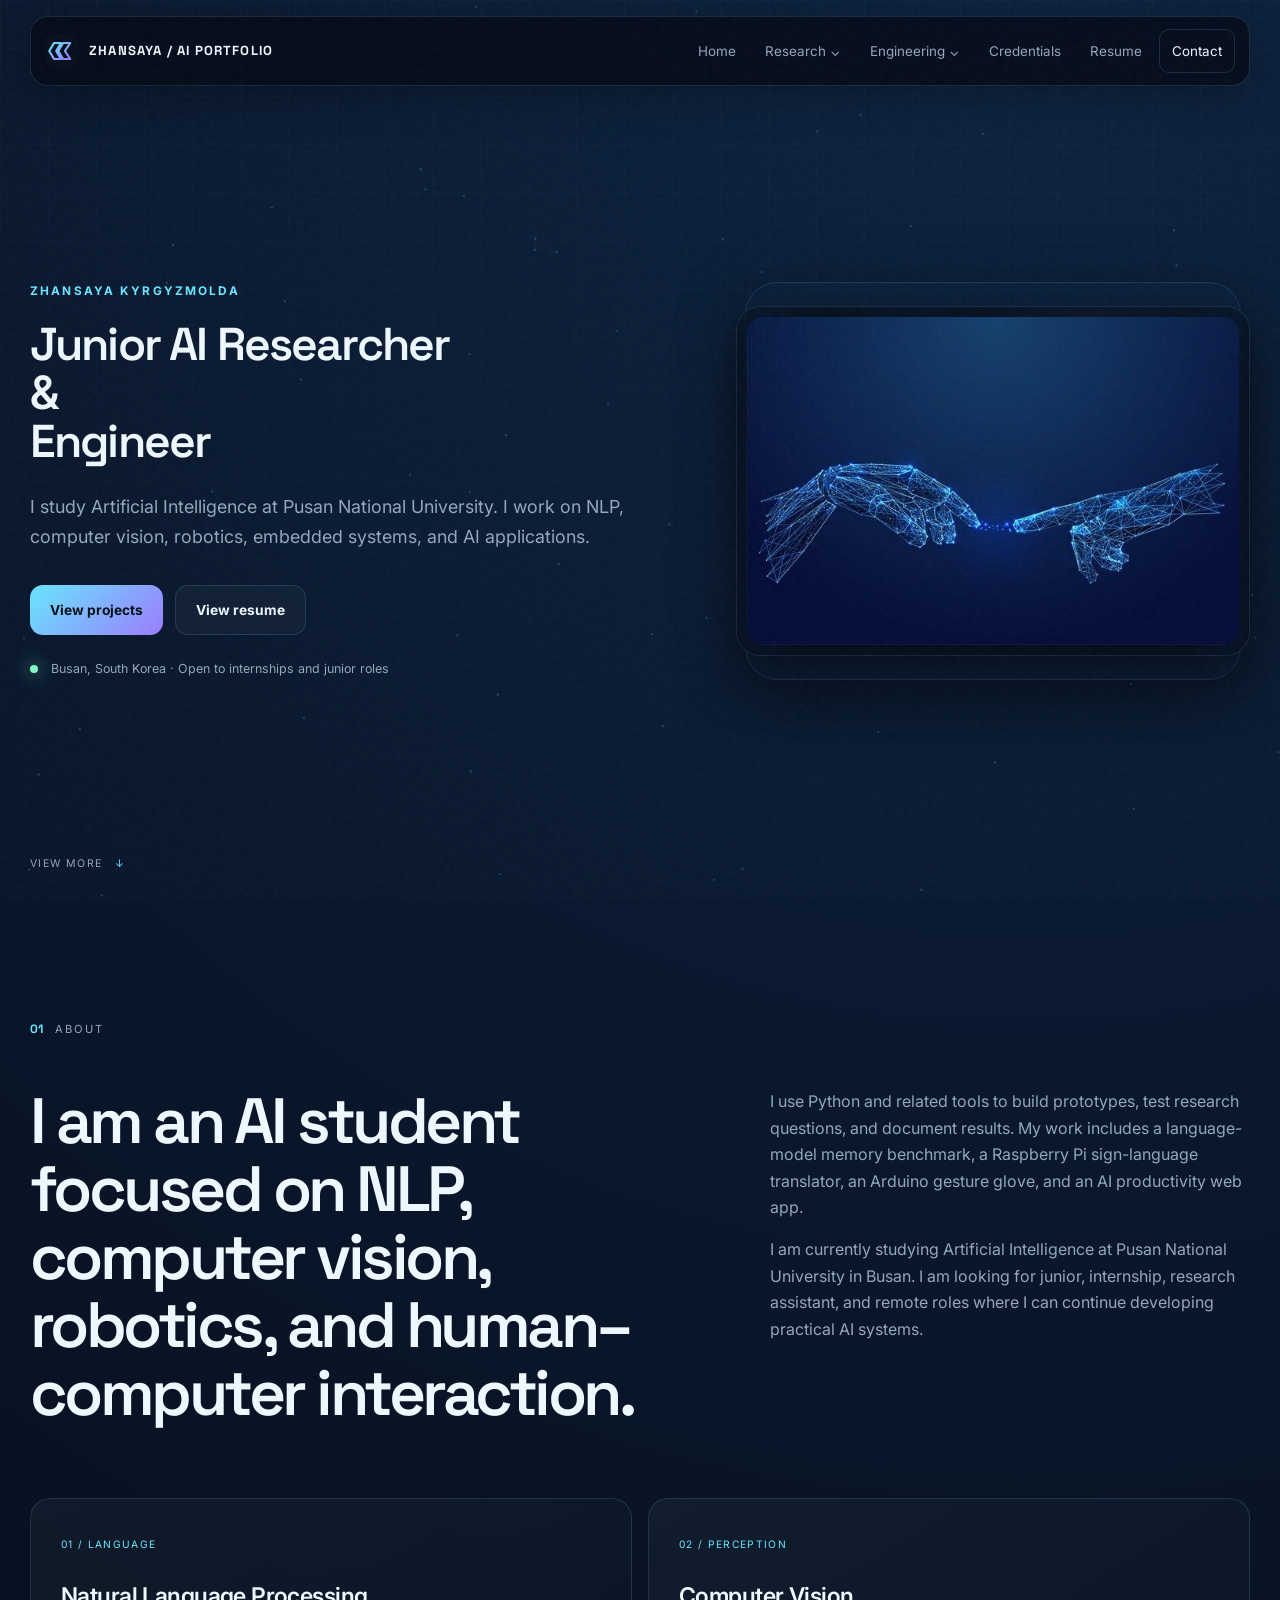
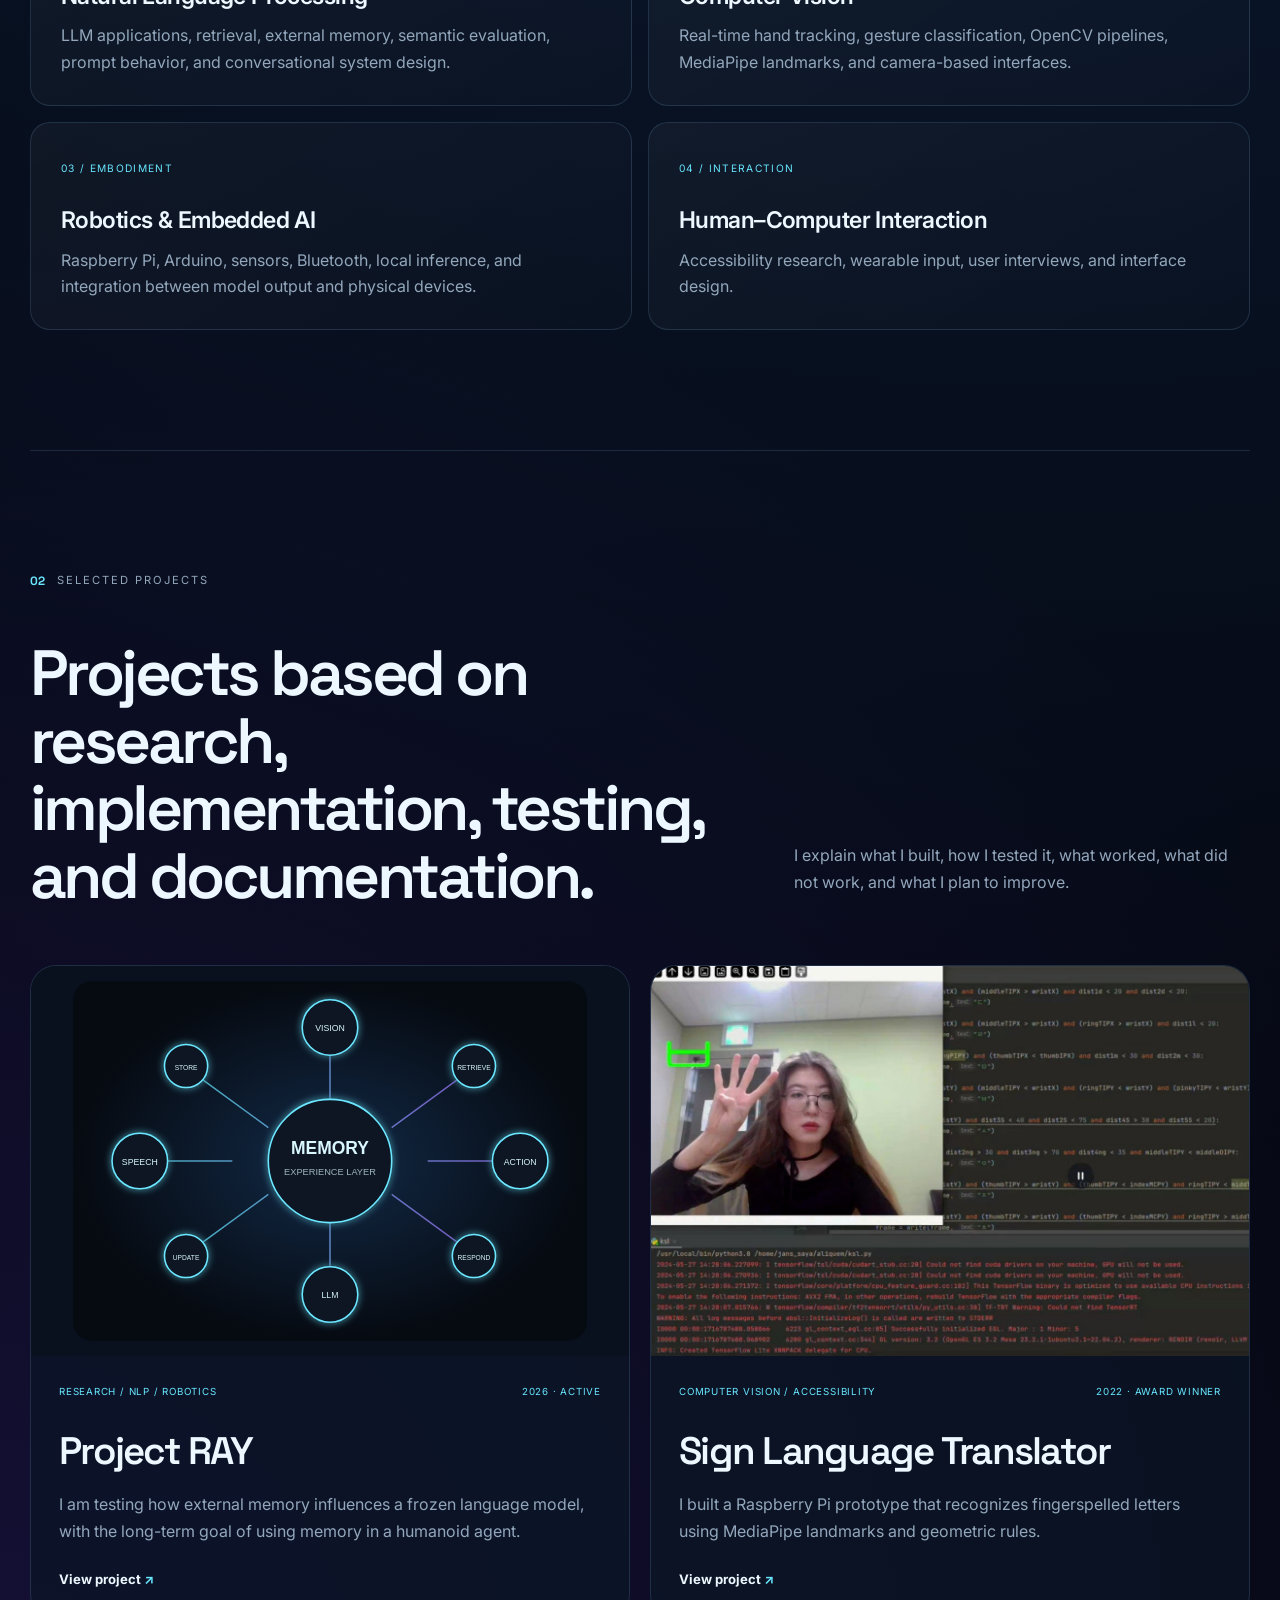
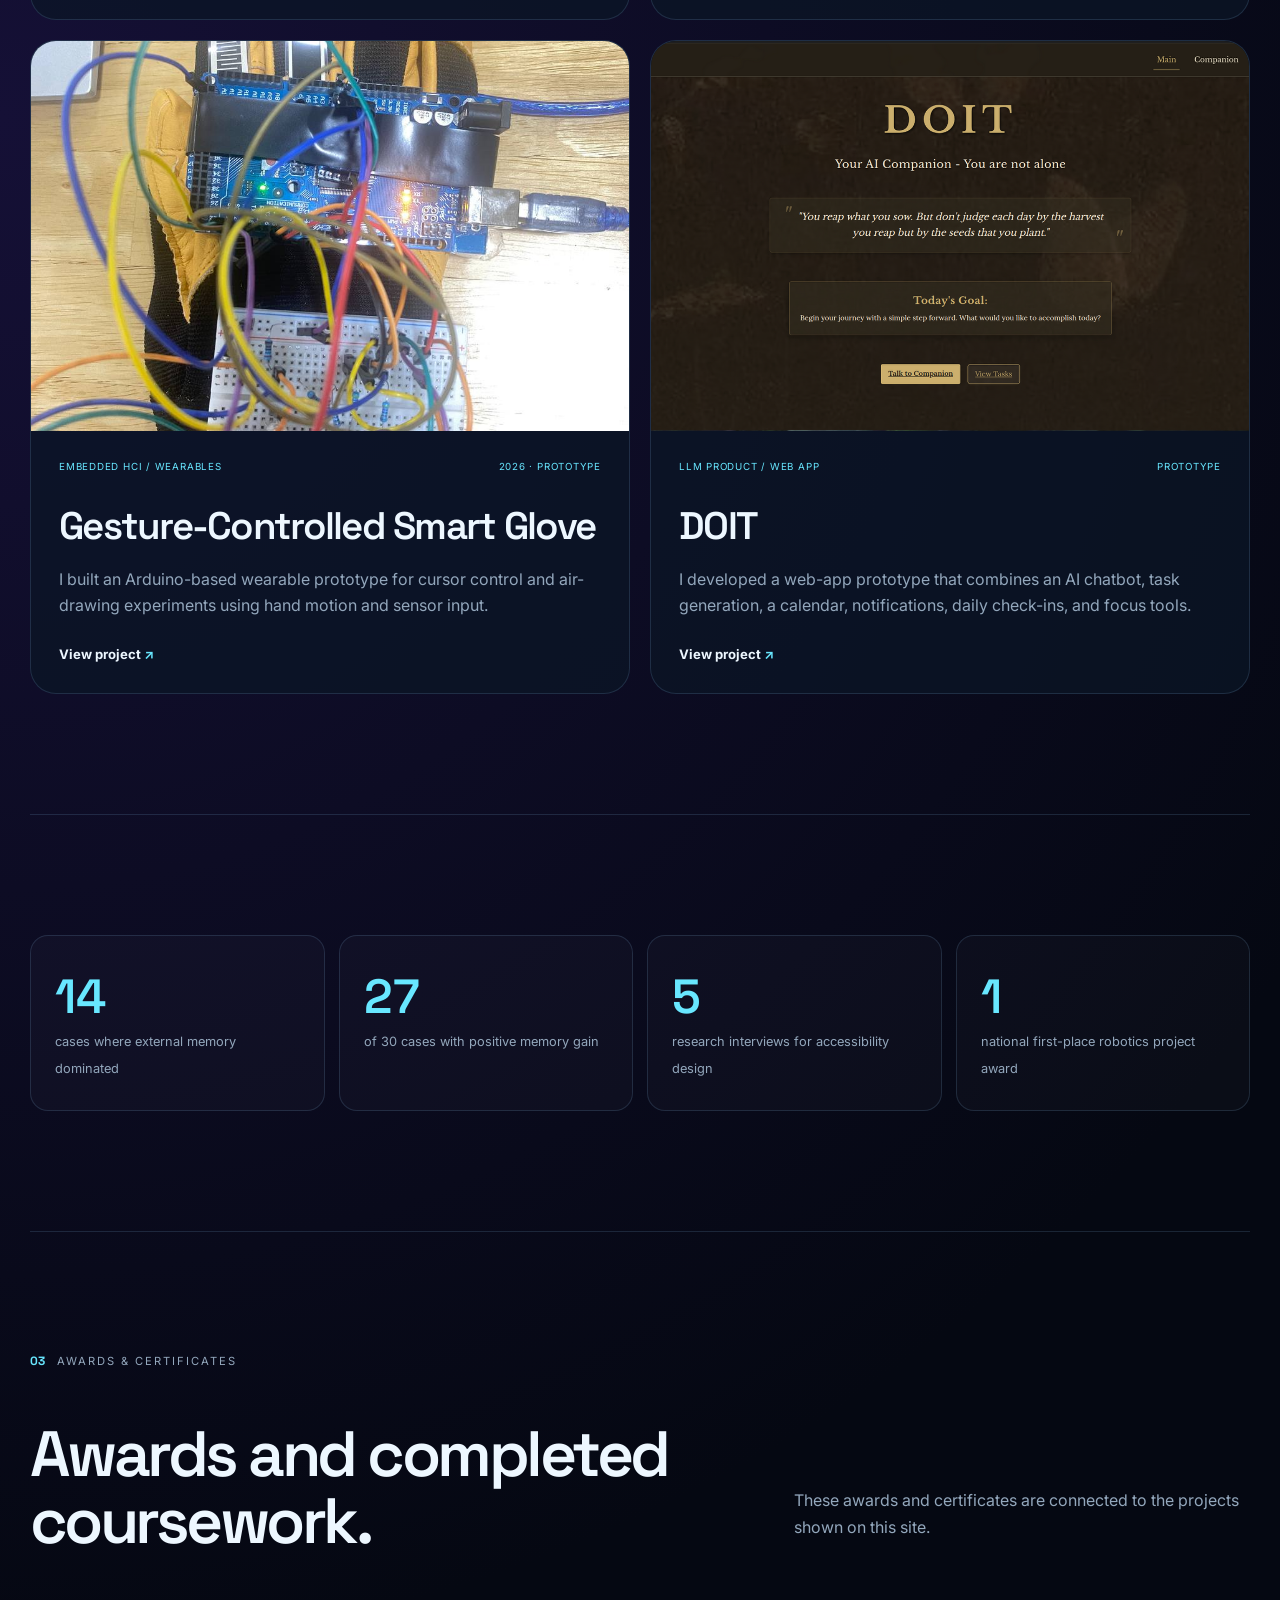
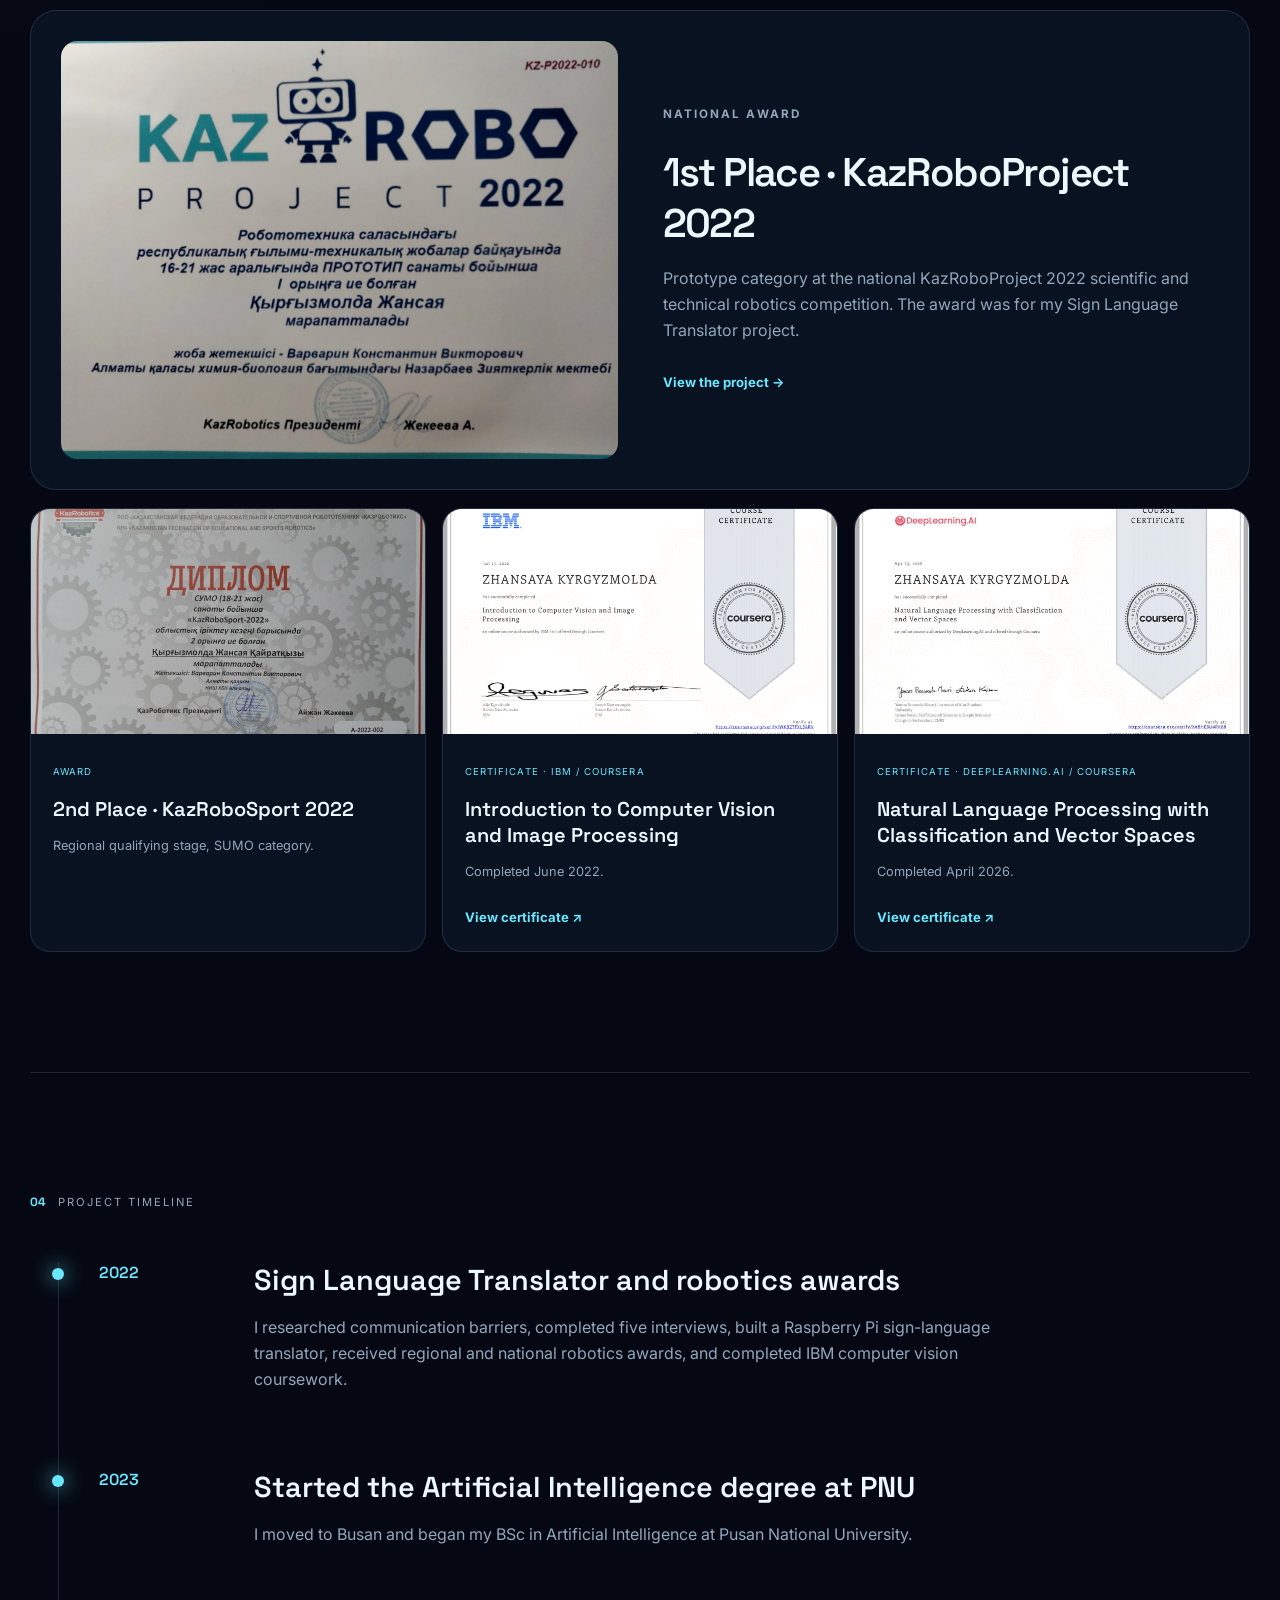
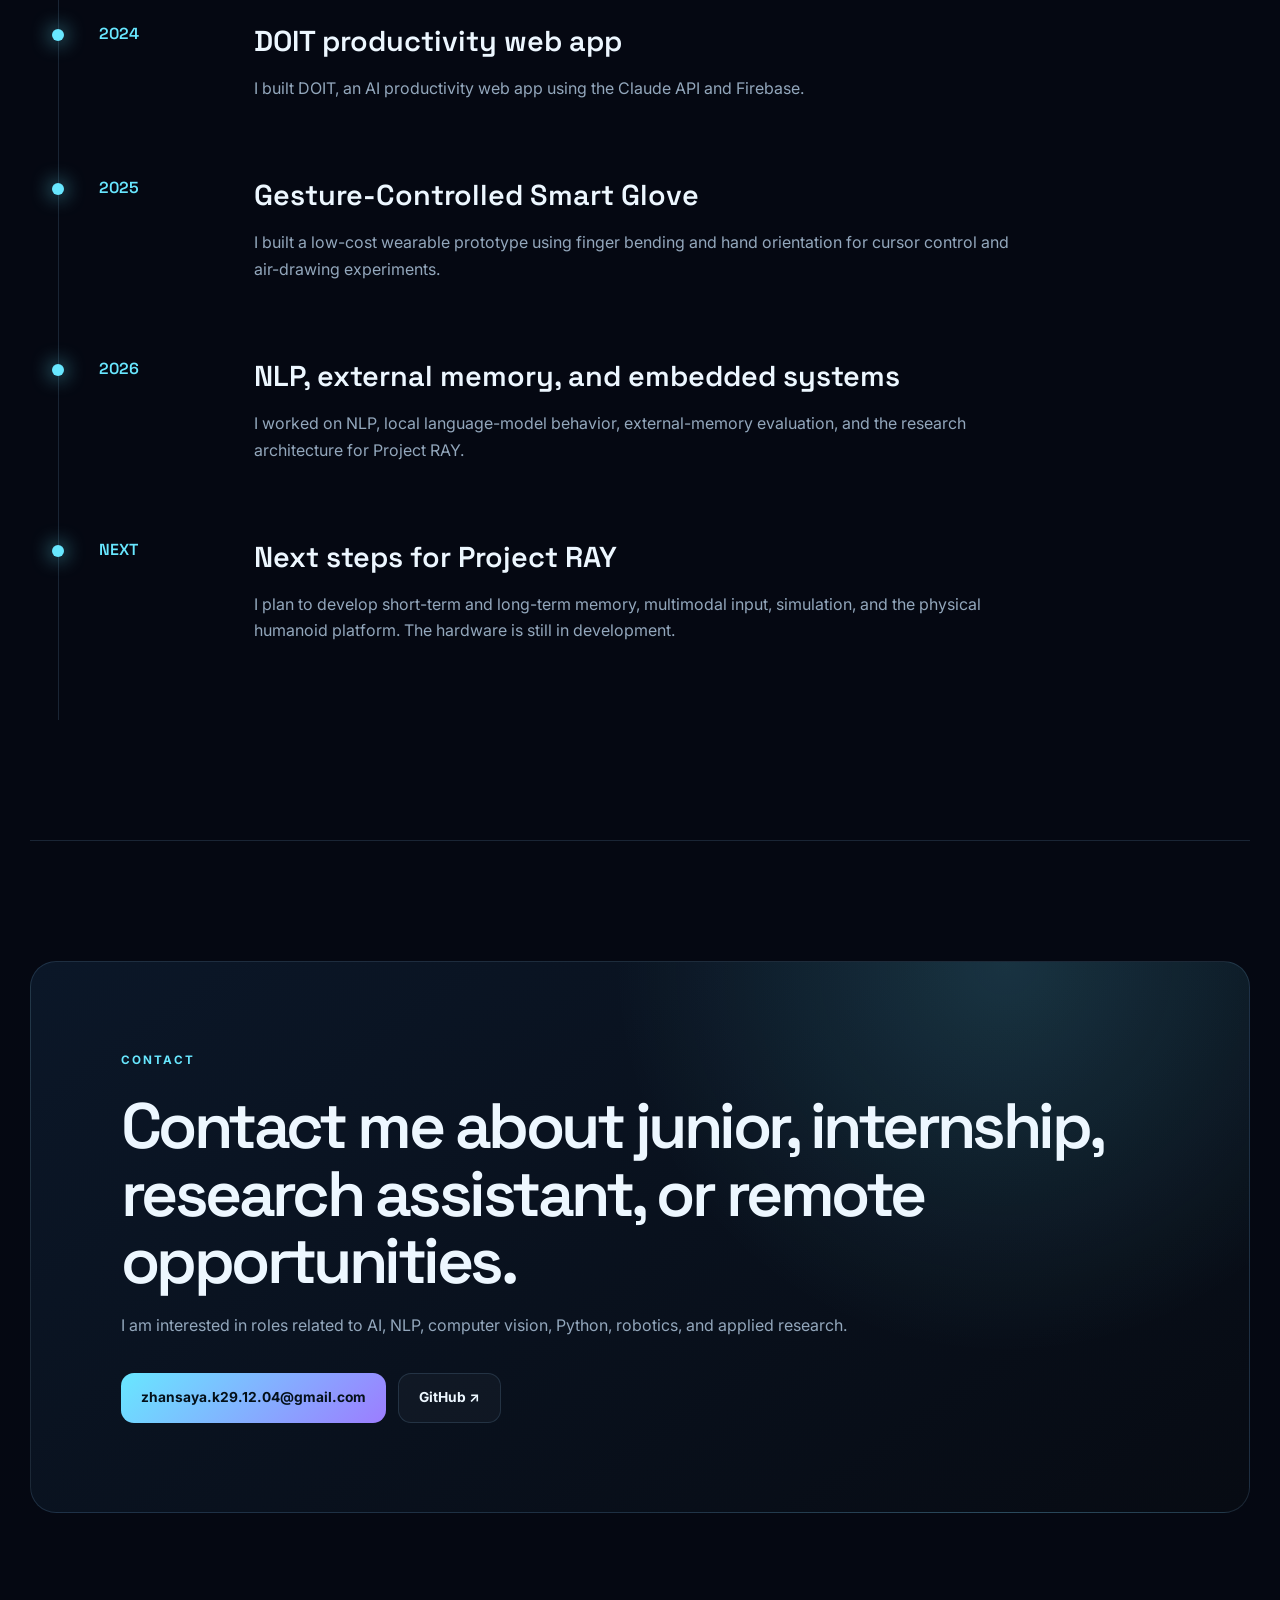
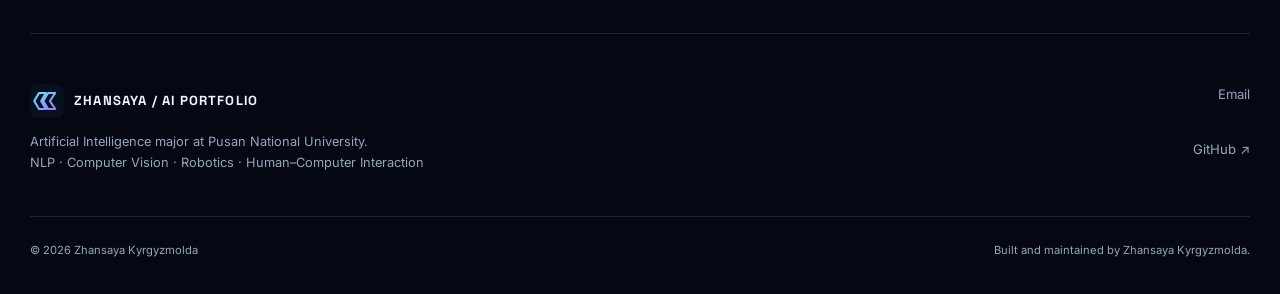
<file: index.html>
<!doctype html>
<html lang="en">
<head>
  <meta charset="utf-8">
  <meta name="viewport" content="width=device-width,initial-scale=1">
  <meta name="description" content="Portfolio of Zhansaya Kyrgyzmolda, a junior AI researcher and engineer studying Artificial Intelligence at Pusan National University.">
  <meta name="theme-color" content="#050914">
  <meta property="og:title" content="Zhansaya Kyrgyzmolda | Junior AI Researcher & Engineer">
  <meta property="og:description" content="AI portfolio covering NLP, computer vision, robotics, embedded systems, and AI applications.">
  <meta property="og:type" content="website">
  <meta property="og:url" content="https://jans-saya.github.io/">
  <link rel="icon" href="assets/images/ui/logo.svg">
  <link rel="preconnect" href="https://fonts.googleapis.com">
  <link rel="preconnect" href="https://fonts.gstatic.com" crossorigin>
  <link href="https://fonts.googleapis.com/css2?family=Inter:wght@400;500;600;700&family=Space+Grotesk:wght@500;600;700&display=swap" rel="stylesheet">
  <link rel="stylesheet" href="assets/css/site.css">
  <title>Zhansaya Kyrgyzmolda | Junior AI Researcher & Engineer</title>

  <style>
    .home-hero-v2 {
      min-height: 100vh;
      padding: 150px 0 88px;
    }

    .home-hero-v2 .hero-grid {
      grid-template-columns: minmax(0, 1.12fr) minmax(360px, .88fr);
      gap: clamp(30px, 4vw, 58px);
      align-items: center;
    }

    .home-hero-v2 .hero-copy {
      max-width: 760px;
    }

    .home-hero-v2 .hero-name {
      margin: 0 0 18px;
      color: var(--cyan);
      font-size: .74rem;
      font-weight: 700;
      letter-spacing: .18em;
      text-transform: uppercase;
    }

    .home-hero-v2 h1 {
      max-width: 760px;
      margin: 0;
      font: 600 clamp(2.35rem, 3.6vw, 3.5rem)/1.06 "Space Grotesk";
      letter-spacing: -.04em;
    }

    .home-hero-v2 h1 span {
      display: block;
      white-space: nowrap;
    }

    .home-hero-v2 .lede {
      max-width: 680px;
      margin-top: 26px;
      font-size: clamp(1rem, 1.4vw, 1.12rem);
    }

    .home-hero-v2 .availability {
      margin-top: 24px;
    }

    .hero-robot {
      position: relative;
      min-height: 430px;
      display: grid;
      place-items: center;
      isolation: isolate;
    }

    .hero-robot::before {
      content: "";
      position: absolute;
      inset: 10% 8%;
      border-radius: 32px;
      background:
        radial-gradient(circle at 30% 30%, rgba(104,231,255,.14), transparent 30%),
        radial-gradient(circle at 75% 20%, rgba(156,125,255,.16), transparent 32%),
        linear-gradient(180deg, rgba(10,17,28,.55), rgba(10,17,28,.15));
      filter: blur(0.5px);
      z-index: -2;
    }

    .hero-robot::after {
      content: "";
      position: absolute;
      width: min(540px, 96%);
      height: min(420px, 92%);
      border-radius: 32px;
      border: 1px solid rgba(137,193,235,.14);
      box-shadow:
        0 20px 70px rgba(0, 0, 0, .34),
        0 0 0 1px rgba(255,255,255,.02) inset;
      z-index: -1;
    }

    .hero-visual-panel {
      width: min(560px, 100%);
      padding: 10px;
      border-radius: 24px;
      background: rgba(7,12,22,.42);
      border: 1px solid rgba(137,193,235,.14);
      box-shadow: 0 24px 60px rgba(0,0,0,.32);
      backdrop-filter: blur(8px);
    }

    .hero-visual-panel img {
      display: block;
      width: 100%;
      height: auto;
      border-radius: 16px;
      object-fit: cover;
      box-shadow: 0 14px 36px rgba(0,0,0,.28);
    }


    /* Keep the expertise cards readable at different widths. */
    .domain-grid {
      grid-template-columns: repeat(2, minmax(0, 1fr));
    }

    .domain-card {
      min-width: 0;
    }

    .domain-card h3 {
      margin: 28px 0 12px;
      font-family: Inter, system-ui, sans-serif;
      font-size: clamp(1.2rem, 1.8vw, 1.55rem);
      font-weight: 600;
      line-height: 1.18;
      letter-spacing: -.025em;
      overflow-wrap: anywhere;
    }

    .domain-card p {
      overflow-wrap: anywhere;
    }

    @media (max-width: 760px) {
      .domain-grid {
        grid-template-columns: 1fr;
      }
    }

    @media (max-width: 980px) {
      .home-hero-v2 {
        padding-top: 130px;
      }

      .home-hero-v2 .hero-grid {
        grid-template-columns: 1fr;
      }

      .hero-robot {
        min-height: 380px;
      }

      .hero-visual-panel {
        width: min(560px, 92vw);
        padding: 14px;
      }
    }

    @media (max-width: 620px) {
      .home-hero-v2 h1 span {
        white-space: normal;
      }
    }
  </style>
</head>

<body class="home-page">
  <canvas id="network" aria-hidden="true"></canvas>
  <div class="noise" aria-hidden="true"></div>

  <div class="boot" aria-hidden="true">
    <div class="boot-card">
      <div class="boot-mark">ZK</div>
      <p>LOADING PORTFOLIO</p>
      <div class="boot-line"><span></span></div>
      <div class="boot-modules">
        <span>VISION</span>
        <span>LANGUAGE</span>
        <span>ROBOTICS</span>
        <span>MEMORY</span>
      </div>
    </div>
  </div>

  <header class="site-header">
    <div class="nav-shell">
      <a class="brand" href="index.html">
        <img src="assets/images/ui/logo.svg" alt="">
        <span>ZHANSAYA / AI PORTFOLIO</span>
      </a>

      <button class="menu-toggle" aria-label="Toggle navigation" aria-expanded="false">
        <span></span><span></span>
      </button>

      <nav class="main-nav" aria-label="Main navigation">
        <a href="index.html">Home</a>

        <div class="nav-group">
          <button class="nav-drop" aria-expanded="false">Research <span>⌄</span></button>
          <div class="dropdown">
            <a href="ray.html"><b>Project RAY</b><small>External memory and humanoid AI</small></a>
            <a href="ray.html#benchmark"><b>Memory Benchmark</b><small>Internal vs external knowledge</small></a>
            <a href="ray.html#papers"><b>Reports</b><small>Methods, results, and future work</small></a>
          </div>
        </div>

        <div class="nav-group">
          <button class="nav-drop" aria-expanded="false">Engineering <span>⌄</span></button>
          <div class="dropdown">
            <a href="sign-language.html"><b>Sign Language Translator</b><small>Computer vision and accessibility</small></a>
            <a href="glove.html"><b>Gesture Smart Glove</b><small>Wearable input prototype</small></a>
            <a href="doit.html"><b>DOIT</b><small>AI productivity web app</small></a>
          </div>
        </div>

        <a href="index.html#credentials">Credentials</a>
        <a href="resume.html">Resume</a>
        <a class="nav-cta" href="index.html#contact">Contact</a>
      </nav>
    </div>
  </header>

  <main>
    <section class="hero home-hero home-hero-v2">
      <div class="hero-grid">
        <div class="hero-copy reveal">
          <p class="hero-name">Zhansaya Kyrgyzmolda</p>
          <h1><span>Junior AI Researcher</span><span><span class="amp">&amp;</span> Engineer</span></h1>
          <p class="lede">I study Artificial Intelligence at Pusan National University. I work on NLP, computer vision, robotics, embedded systems, and AI applications.</p>

          <div class="actions">
            <a class="btn primary" href="#work">View projects</a>
            <a class="btn ghost" href="resume.html">View resume</a>
          </div>

          <div class="availability">
            <span></span>
            Busan, South Korea · Open to internships and junior roles
          </div>
        </div>

        <div class="hero-robot reveal delay" aria-label="Digital human connection illustration">
          <div class="hero-visual-panel">
            <img src="[data-uri]" alt="Abstract digital illustration of two connected hands made of blue lines">
          </div>
        </div>
      </div>

      <a class="scroll-cue" href="#identity">VIEW MORE <span>↓</span></a>
    </section>

    <section class="section" id="identity">
      <div class="section-label reveal"><span>01</span><p>ABOUT</p></div>

      <div class="split-intro">
        <h2 class="reveal">I am an AI student focused on NLP, computer vision, robotics, and human–computer interaction.</h2>
        <div class="reveal delay">
          <p>I use Python and related tools to build prototypes, test research questions, and document results. My work includes a language-model memory benchmark, a Raspberry Pi sign-language translator, an Arduino gesture glove, and an AI productivity web app.</p>
          <p>I am currently studying Artificial Intelligence at Pusan National University in Busan. I am looking for junior, internship, research assistant, and remote roles where I can continue developing practical AI systems.</p>
        </div>
      </div>

      <div class="domain-grid">
        <article class="domain-card reveal">
          <span>01 / LANGUAGE</span>
          <h3>Natural Language Processing</h3>
          <p>LLM applications, retrieval, external memory, semantic evaluation, prompt behavior, and conversational system design.</p>
        </article>

        <article class="domain-card reveal delay">
          <span>02 / PERCEPTION</span>
          <h3>Computer Vision</h3>
          <p>Real-time hand tracking, gesture classification, OpenCV pipelines, MediaPipe landmarks, and camera-based interfaces.</p>
        </article>

        <article class="domain-card reveal">
          <span>03 / EMBODIMENT</span>
          <h3>Robotics &amp; Embedded AI</h3>
          <p>Raspberry Pi, Arduino, sensors, Bluetooth, local inference, and integration between model output and physical devices.</p>
        </article>

        <article class="domain-card reveal delay">
          <span>04 / INTERACTION</span>
          <h3>Human–Computer Interaction</h3>
          <p>Accessibility research, wearable input, user interviews, and interface design.</p>
        </article>
      </div>
    </section>

    <section class="section" id="work">
      <div class="section-label reveal"><span>02</span><p>SELECTED PROJECTS</p></div>

      <div class="section-title-row">
        <h2 class="reveal">Projects based on research, implementation, testing, and documentation.</h2>
        <p class="reveal delay">I explain what I built, how I tested it, what worked, what did not work, and what I plan to improve.</p>
      </div>

      <div class="work-grid">
        <a class="work-card ray-card reveal" href="ray.html">
          <div class="work-visual">
            <img src="assets/images/ui/ray-system.svg" alt="Project RAY memory system concept diagram">
          </div>
          <div class="work-copy">
            <div class="eyeline"><span>RESEARCH / NLP / ROBOTICS</span><span>2026 · ACTIVE</span></div>
            <h3>Project RAY</h3>
            <p>I am testing how external memory influences a frozen language model, with the long-term goal of using memory in a humanoid agent.</p>
            <div class="card-arrow">View project <span>↗</span></div>
          </div>
        </a>

        <a class="work-card reveal delay" href="sign-language.html">
          <div class="work-visual">
            <img src="assets/images/projects/sign-demo-c.jpg" alt="Sign language recognition demonstration">
          </div>
          <div class="work-copy">
            <div class="eyeline"><span>COMPUTER VISION / ACCESSIBILITY</span><span>2022 · AWARD WINNER</span></div>
            <h3>Sign Language Translator</h3>
            <p>I built a Raspberry Pi prototype that recognizes fingerspelled letters using MediaPipe landmarks and geometric rules.</p>
            <div class="card-arrow">View project <span>↗</span></div>
          </div>
        </a>

        <a class="work-card reveal" href="glove.html">
          <div class="work-visual">
            <img src="[data-uri]" alt="Gesture-controlled smart glove prototype close-up">
          </div>
          <div class="work-copy">
            <div class="eyeline"><span>EMBEDDED HCI / WEARABLES</span><span>2026 · PROTOTYPE</span></div>
            <h3>Gesture-Controlled Smart Glove</h3>
            <p>I built an Arduino-based wearable prototype for cursor control and air-drawing experiments using hand motion and sensor input.</p>
            <div class="card-arrow">View project <span>↗</span></div>
          </div>
        </a>

        <a class="work-card reveal delay" href="doit.html">
          <div class="work-visual">
            <img src="assets/images/projects/doit-home.png" alt="DOIT AI productivity app homepage">
          </div>
          <div class="work-copy">
            <div class="eyeline"><span>LLM PRODUCT / WEB APP</span><span>PROTOTYPE</span></div>
            <h3>DOIT</h3>
            <p>I developed a web-app prototype that combines an AI chatbot, task generation, a calendar, notifications, daily check-ins, and focus tools.</p>
            <div class="card-arrow">View project <span>↗</span></div>
          </div>
        </a>
      </div>
    </section>

    <section class="section metrics-section">
      <div class="metric"><strong data-count="14">14</strong><span>cases where external memory dominated</span></div>
      <div class="metric"><strong data-count="27">27</strong><span>of 30 cases with positive memory gain</span></div>
      <div class="metric"><strong data-count="5">5</strong><span>research interviews for accessibility design</span></div>
      <div class="metric"><strong data-count="1">1</strong><span>national first-place robotics project award</span></div>
    </section>

    <section class="section credentials" id="credentials">
      <div class="section-label reveal"><span>03</span><p>AWARDS &amp; CERTIFICATES</p></div>

      <div class="section-title-row">
        <h2 class="reveal">Awards and completed coursework.</h2>
        <p class="reveal delay">These awards and certificates are connected to the projects shown on this site.</p>
      </div>

      <div class="credential-feature reveal">
        <img src="assets/images/certificates/kazroboproject-1st.jpg" alt="KazRoboProject 2022 first place certificate">
        <div>
          <p class="kicker">NATIONAL AWARD</p>
          <h3>1st Place · KazRoboProject 2022</h3>
          <p>Prototype category at the national KazRoboProject 2022 scientific and technical robotics competition. The award was for my Sign Language Translator project.</p>
          <a class="text-link" href="sign-language.html#award">View the project →</a>
        </div>
      </div>

      <div class="credential-grid">
        <article class="credential-card reveal">
          <img src="assets/images/certificates/kazrobosport-2nd.jpg" alt="KazRoboSport 2022 second place diploma">
          <div>
            <span>AWARD</span>
            <h3>2nd Place · KazRoboSport 2022</h3>
            <p>Regional qualifying stage, SUMO category.</p>
          </div>
        </article>

        <article class="credential-card reveal delay">
          <img src="assets/images/certificates/cv-certificate.png" alt="IBM Computer Vision certificate">
          <div>
            <span>CERTIFICATE · IBM / COURSERA</span>
            <h3>Introduction to Computer Vision and Image Processing</h3>
            <p>Completed June 2022.</p>
            <a class="text-link" href="documents/ibm-computer-vision-certificate.pdf">View certificate ↗</a>
          </div>
        </article>

        <article class="credential-card reveal">
          <img src="assets/images/certificates/nlp-certificate.jpg" alt="DeepLearning.AI NLP certificate">
          <div>
            <span>CERTIFICATE · DEEPLEARNING.AI / COURSERA</span>
            <h3>Natural Language Processing with Classification and Vector Spaces</h3>
            <p>Completed April 2026.</p>
            <a class="text-link" href="documents/deeplearningai-nlp-certificate.pdf">View certificate ↗</a>
          </div>
        </article>
      </div>
    </section>

    <section class="section timeline-section">
      <div class="section-label reveal"><span>04</span><p>PROJECT TIMELINE</p></div>

      <div class="timeline">
        <div class="timeline-item reveal">
          <time>2022</time>
          <div>
            <h3>Sign Language Translator and robotics awards</h3>
            <p>I researched communication barriers, completed five interviews, built a Raspberry Pi sign-language translator, received regional and national robotics awards, and completed IBM computer vision coursework.</p>
          </div>
        </div>

        <div class="timeline-item reveal">
          <time>2023</time>
          <div>
            <h3>Started the Artificial Intelligence degree at PNU</h3>
            <p>I moved to Busan and began my BSc in Artificial Intelligence at Pusan National University.</p>
          </div>
        </div>

        <div class="timeline-item reveal">
          <time>2024</time>
          <div>
            <h3>DOIT productivity web app</h3>
            <p>I built DOIT, an AI productivity web app using the Claude API and Firebase.</p>
          </div>
        </div>

        <div class="timeline-item reveal">
          <time>2025</time>
          <div>
            <h3>Gesture-Controlled Smart Glove</h3>
            <p>I built a low-cost wearable prototype using finger bending and hand orientation for cursor control and air-drawing experiments.</p>
          </div>
        </div>

        <div class="timeline-item reveal">
          <time>2026</time>
          <div>
            <h3>NLP, external memory, and embedded systems</h3>
            <p>I worked on NLP, local language-model behavior, external-memory evaluation, and the research architecture for Project RAY.</p>
          </div>
        </div>

        <div class="timeline-item reveal">
          <time>NEXT</time>
          <div>
            <h3>Next steps for Project RAY</h3>
            <p>I plan to develop short-term and long-term memory, multimodal input, simulation, and the physical humanoid platform. The hardware is still in development.</p>
          </div>
        </div>
      </div>
    </section>

    <section class="section contact-section" id="contact">
      <div class="contact-panel reveal">
        <p class="kicker">CONTACT</p>
        <h2>Contact me about junior, internship, research assistant, or remote opportunities.</h2>
        <p>I am interested in roles related to AI, NLP, computer vision, Python, robotics, and applied research.</p>

        <div class="actions">
          <a class="btn primary" href="mailto:zhansaya.k29.12.04@gmail.com">zhansaya.k29.12.04@gmail.com</a>
          
          <a class="btn ghost" href="https://github.com/jans-saya" target="_blank" rel="noreferrer">GitHub ↗</a>
        </div>
      </div>
    </section>
  </main>

  <footer class="site-footer">
    <div>
      <a class="brand footer-brand" href="index.html">
        <img src="assets/images/ui/logo.svg" alt="">
        <span>ZHANSAYA / AI PORTFOLIO</span>
      </a>
      <p>Artificial Intelligence major at Pusan National University.<br>NLP · Computer Vision · Robotics · Human–Computer Interaction</p>
    </div>

    <div class="footer-links">
      <a href="mailto:zhansaya.k29.12.04@gmail.com">Email</a>
      
      <a href="https://github.com/jans-saya" target="_blank" rel="noreferrer">GitHub ↗</a>
    </div>

    <div class="footer-bottom">
      <span>© <span data-year></span> Zhansaya Kyrgyzmolda</span>
      <span>Built and maintained by Zhansaya Kyrgyzmolda.</span>
    </div>
  </footer>

  <div class="lightbox" aria-hidden="true" role="dialog" aria-modal="true">
    <button class="lightbox-close" aria-label="Close image">×</button>
    <button class="lightbox-prev" aria-label="Previous image">←</button>
    <figure>
      <img alt="">
      <figcaption></figcaption>
    </figure>
    <button class="lightbox-next" aria-label="Next image">→</button>
  </div>

  <script src="assets/js/site.js"></script>
</body>
</html>
</file>
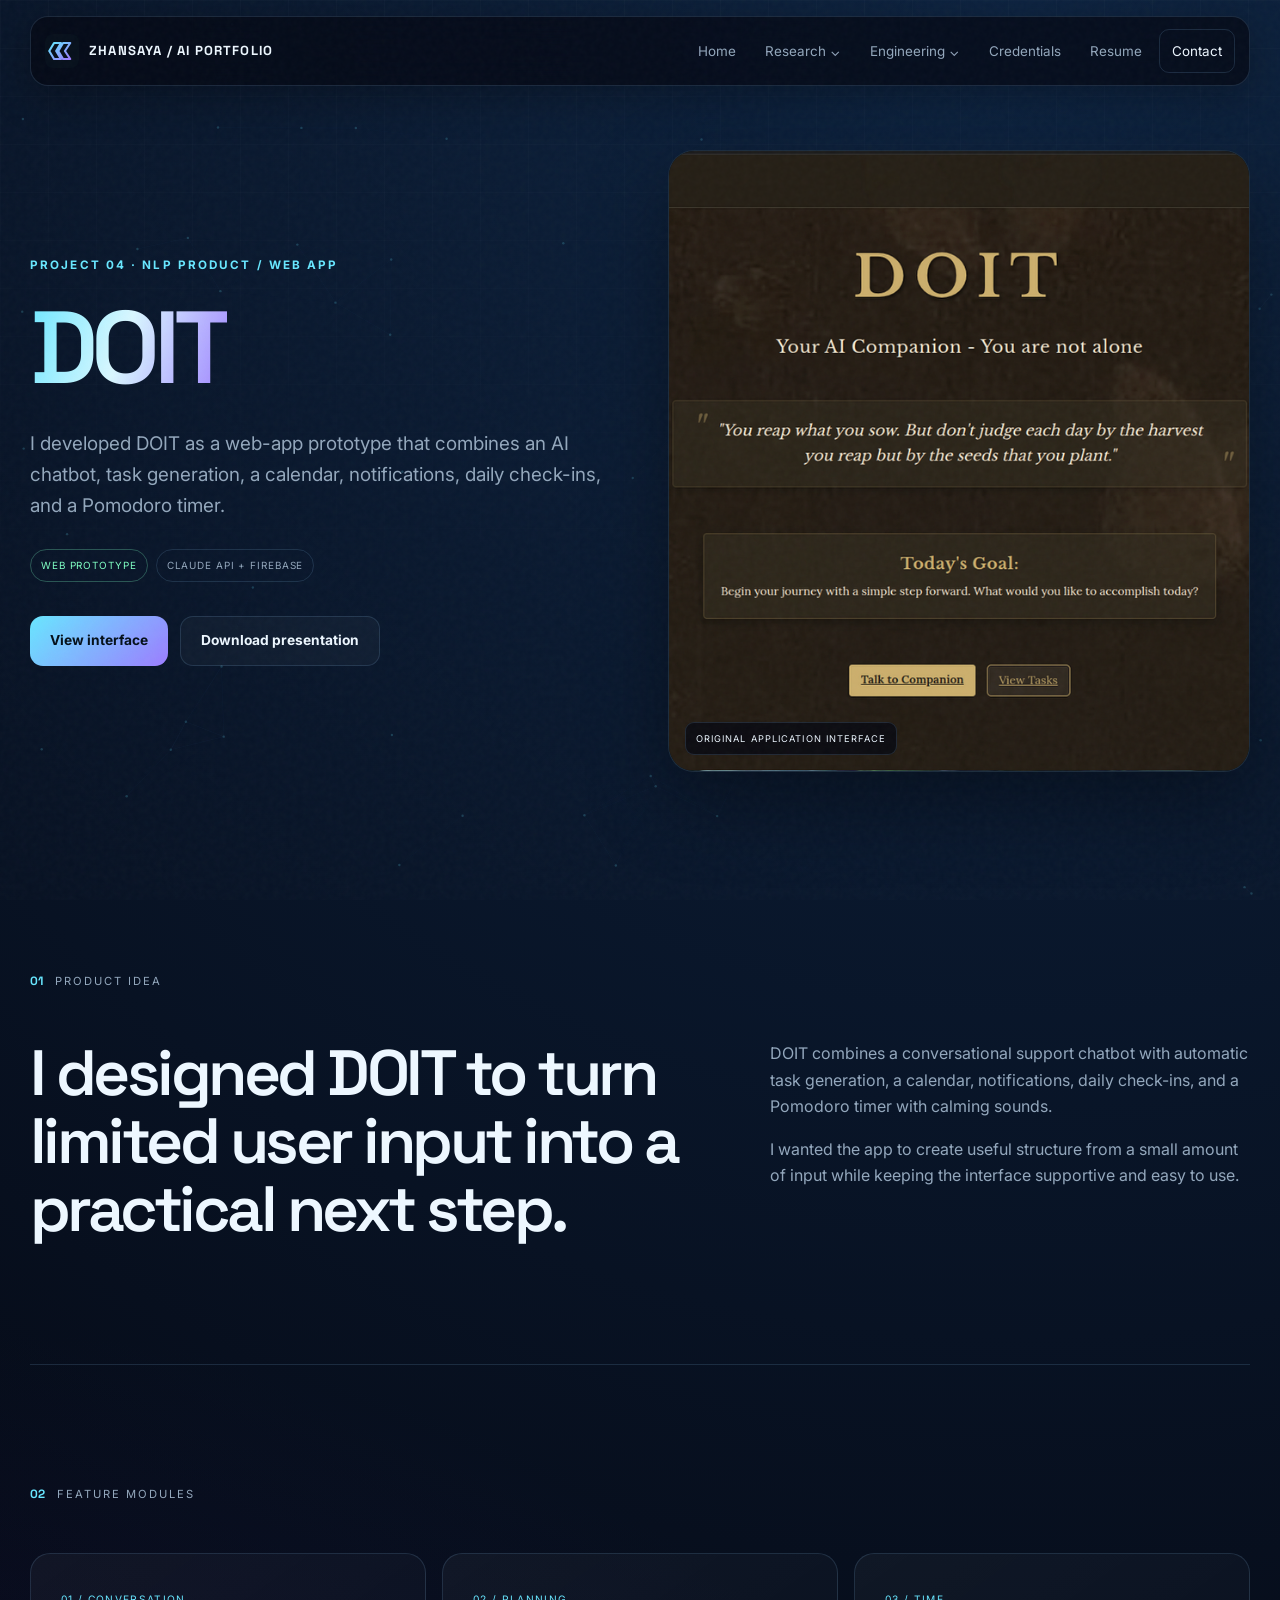
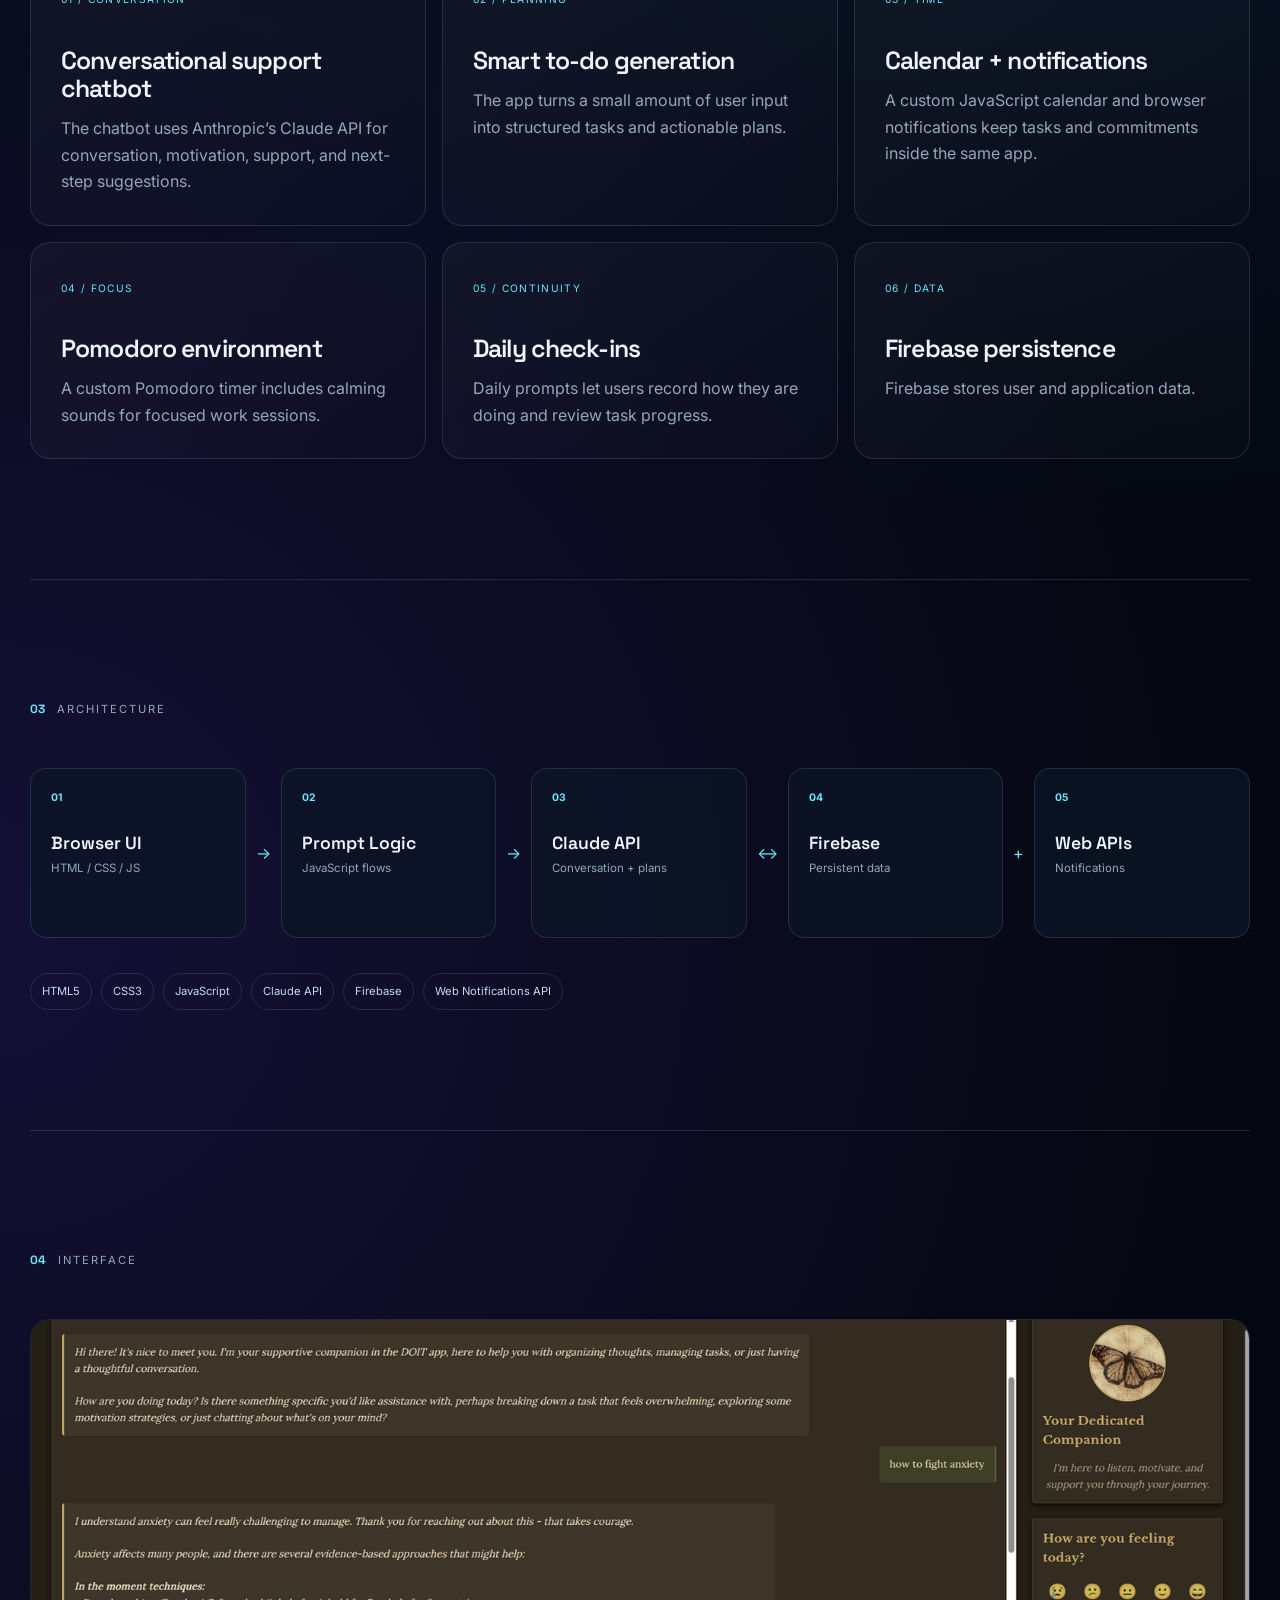
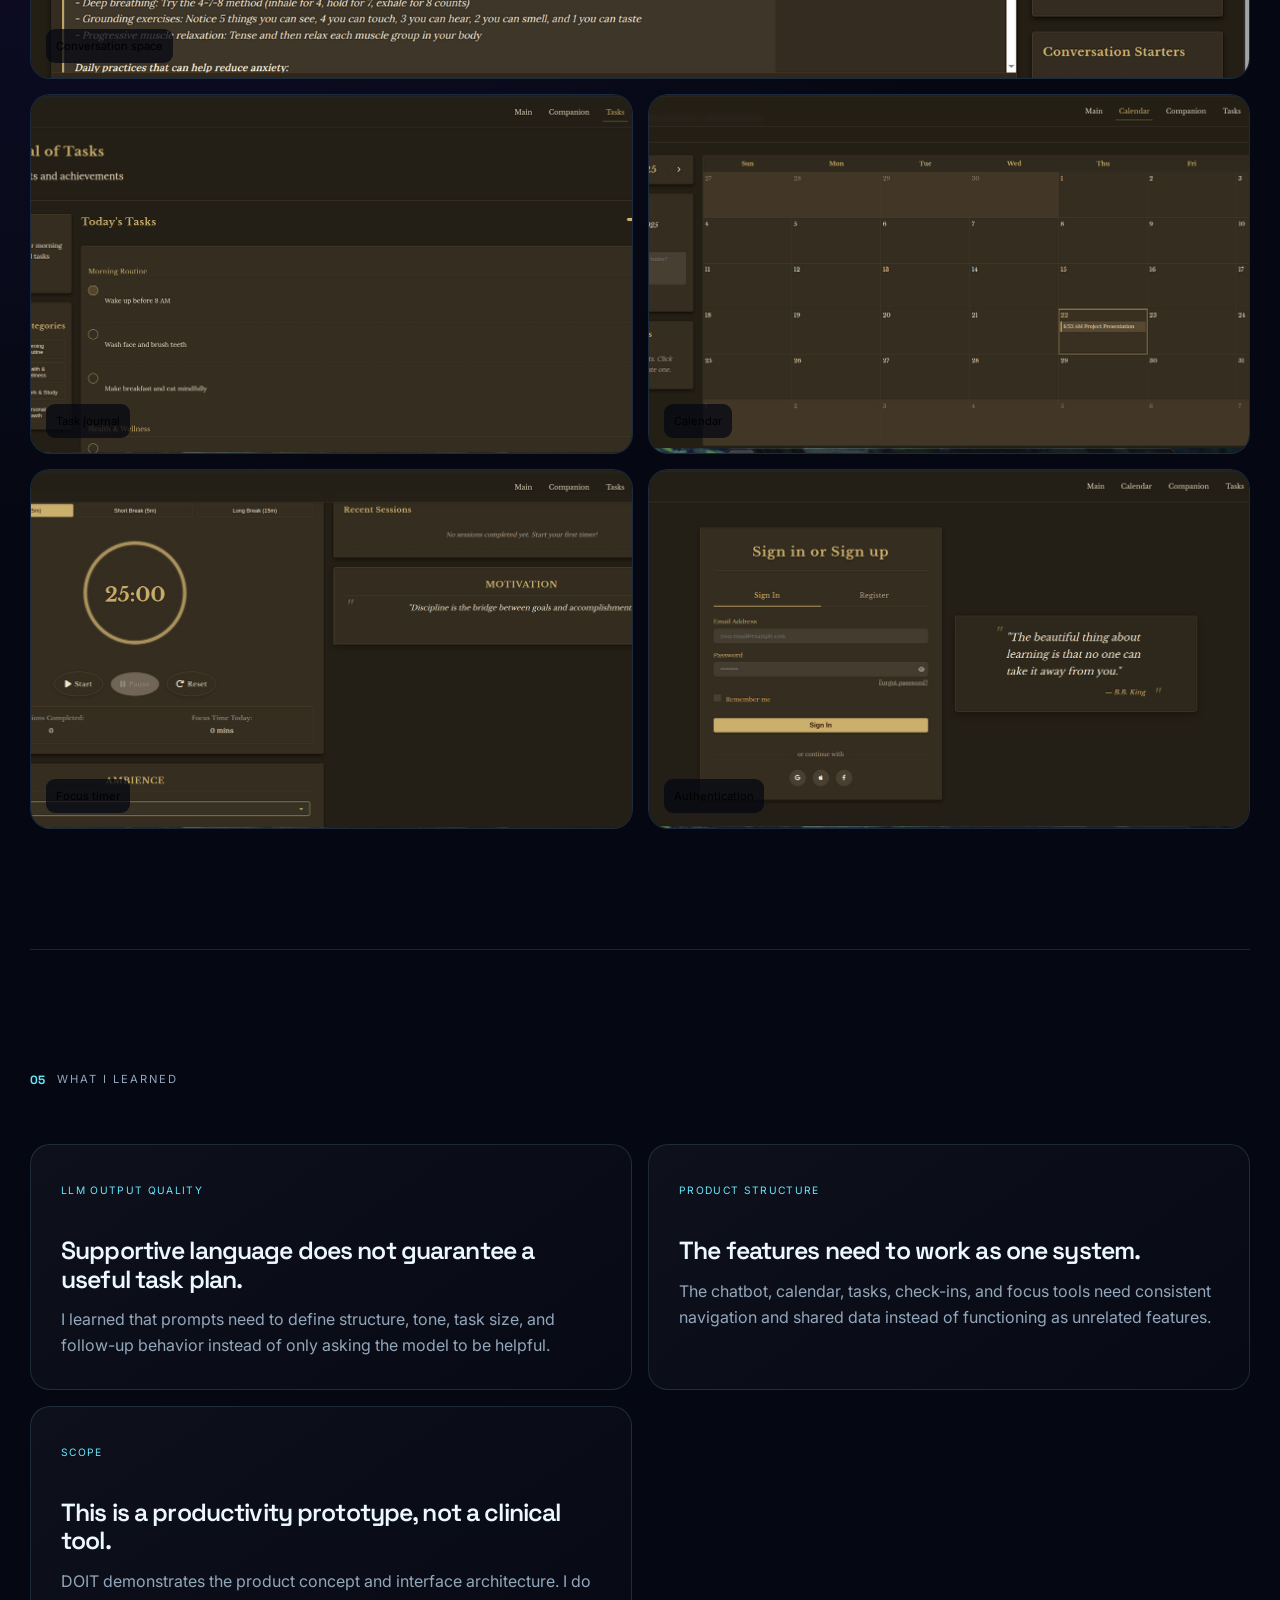
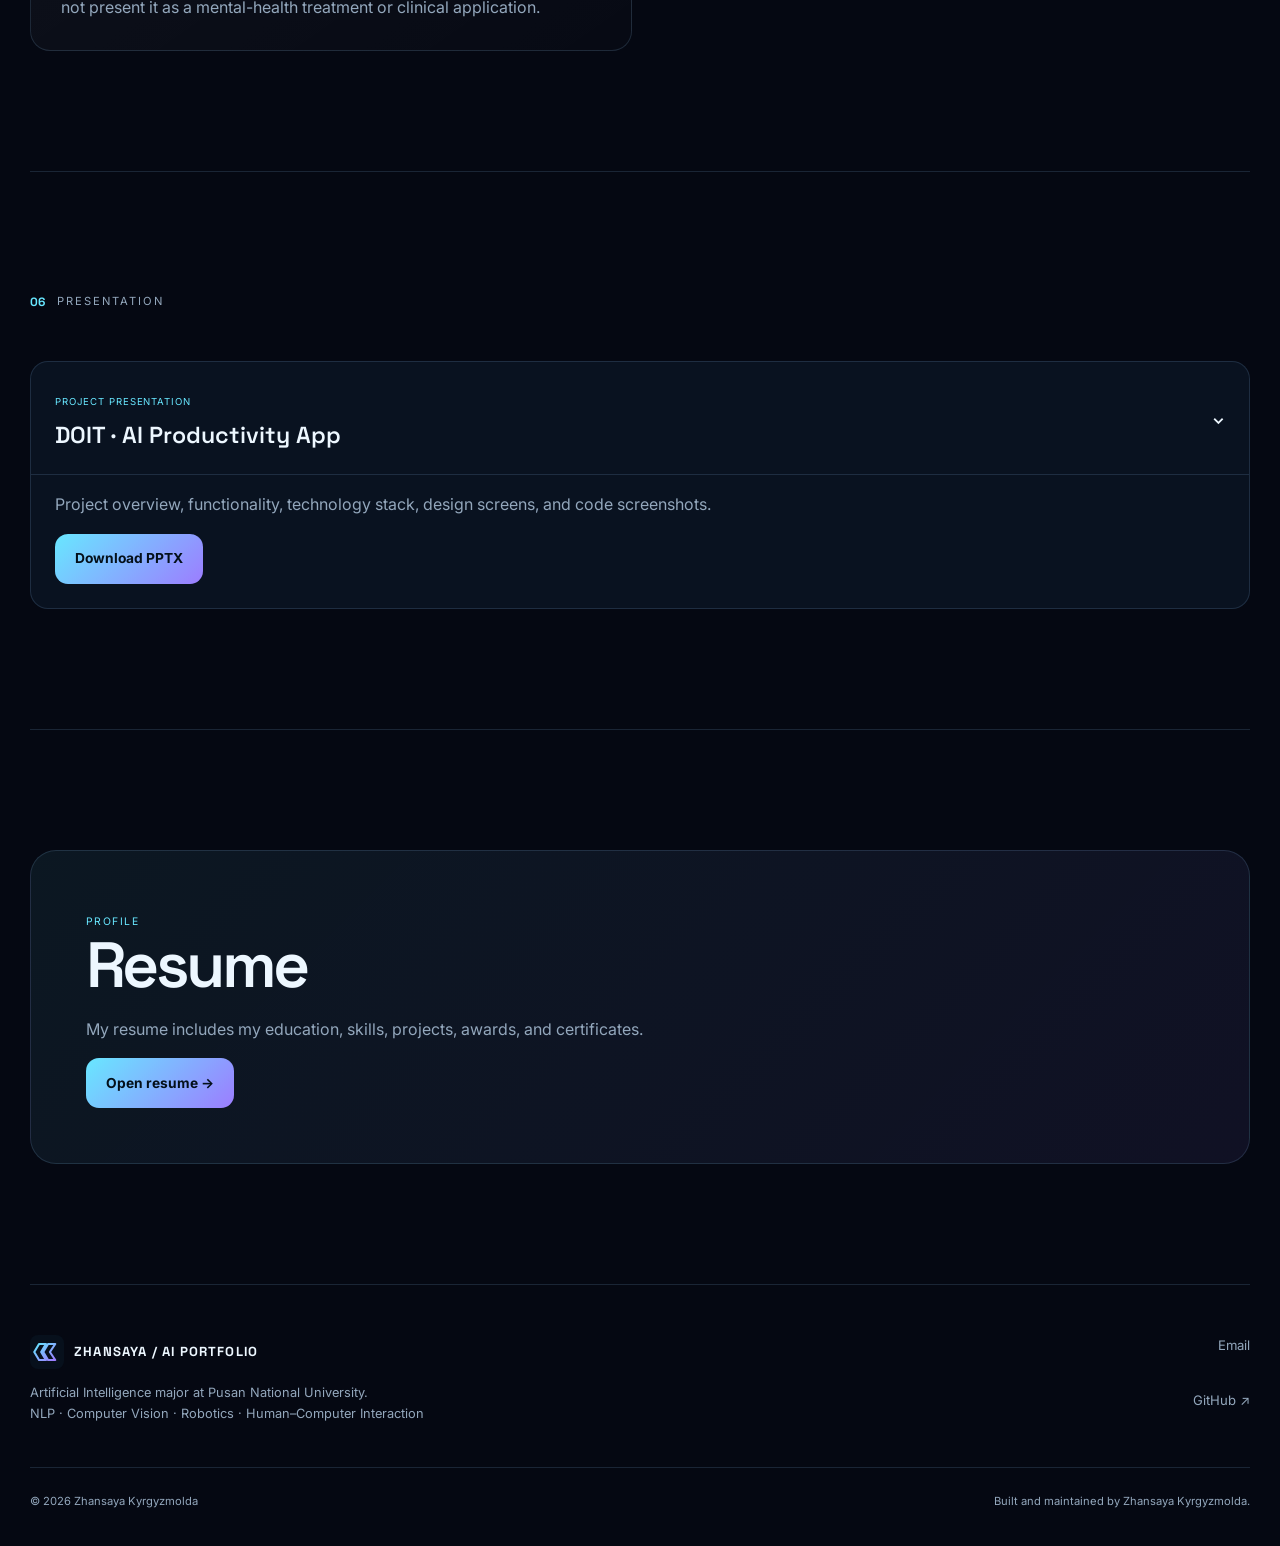
<file: doit.html>
<!doctype html><html lang="en"><head><meta charset="utf-8"><meta name="viewport" content="width=device-width,initial-scale=1"><meta name="description" content="DOIT AI productivity web-app prototype using Claude API, Firebase, task generation, calendar, notifications, daily check-ins, and Pomodoro tools."><meta name="theme-color" content="#050914"><meta property="og:title" content="DOIT | Zhansaya AI Portfolio"><meta property="og:description" content="DOIT AI productivity web-app prototype using Claude API, Firebase, task generation, calendar, notifications, daily check-ins, and Pomodoro tools."><meta property="og:type" content="website"><meta property="og:url" content="https://jans-saya.github.io/doit.html"><link rel="icon" href="assets/images/ui/logo.svg"><link rel="preconnect" href="https://fonts.googleapis.com"><link rel="preconnect" href="https://fonts.gstatic.com" crossorigin><link href="https://fonts.googleapis.com/css2?family=Inter:wght@400;500;600;700&family=Space+Grotesk:wght@500;600;700&display=swap" rel="stylesheet"><link rel="stylesheet" href="assets/css/site.css"><title>DOIT | Zhansaya AI Portfolio</title></head><body class="project-page doit-page"><canvas id="network" aria-hidden="true"></canvas><div class="noise" aria-hidden="true"></div><header class="site-header"><div class="nav-shell"><a class="brand" href="index.html"><img src="assets/images/ui/logo.svg" alt=""/><span>ZHANSAYA / AI PORTFOLIO</span></a><button class="menu-toggle" aria-label="Toggle navigation" aria-expanded="false"><span></span><span></span></button><nav class="main-nav" aria-label="Main navigation"><a href="index.html">Home</a><div class="nav-group"><button class="nav-drop" aria-expanded="false">Research <span>⌄</span></button><div class="dropdown"><a href="ray.html"><b>Project RAY</b><small>External memory and humanoid AI</small></a><a href="ray.html#benchmark"><b>Memory Benchmark</b><small>Internal vs external knowledge</small></a><a href="ray.html#papers"><b>Reports</b><small>Methods, results, and future work</small></a></div></div><div class="nav-group"><button class="nav-drop" aria-expanded="false">Engineering <span>⌄</span></button><div class="dropdown"><a href="sign-language.html"><b>Sign Language Translator</b><small>Computer vision and accessibility</small></a><a href="glove.html"><b>Gesture Smart Glove</b><small>Wearable input prototype</small></a><a href="doit.html"><b>DOIT</b><small>AI productivity web app</small></a></div></div><a href="index.html#credentials">Credentials</a><a href="resume.html">Resume</a><a class="nav-cta" href="index.html#contact">Contact</a></nav></div></header><main><section class="project-hero doit-hero"><div class="project-hero-copy reveal"><p class="kicker">PROJECT 04 · NLP PRODUCT / WEB APP</p><h1><em>DOIT</em></h1><p class="lede">I developed DOIT as a web-app prototype that combines an AI chatbot, task generation, a calendar, notifications, daily check-ins, and a Pomodoro timer.</p><div class="status-row"><span class="status active">WEB PROTOTYPE</span><span class="status">CLAUDE API + FIREBASE</span></div><div class="actions"><a class="btn primary" href="#features">View interface</a><a class="btn ghost" href="documents/doit-presentation.pptx">Download presentation</a></div></div><div class="project-hero-media reveal delay"><img src="assets/images/projects/doit-home.png" alt="DOIT application landing page"><div class="media-note">ORIGINAL APPLICATION INTERFACE</div></div></section><section class="section"><div class="section-label reveal"><span>01</span><p>PRODUCT IDEA</p></div><div class="split-intro"><h2 class="reveal">I designed DOIT to turn limited user input into a practical next step.</h2><div class="reveal delay"><p>DOIT combines a conversational support chatbot with automatic task generation, a calendar, notifications, daily check-ins, and a Pomodoro timer with calming sounds.</p><p>I wanted the app to create useful structure from a small amount of input while keeping the interface supportive and easy to use.</p></div></div></section><section class="section" id="features"><div class="section-label reveal"><span>02</span><p>FEATURE MODULES</p></div><div class="module-grid"><article class="module-card reveal"><span>01 / CONVERSATION</span><h3>Conversational support chatbot</h3><p>The chatbot uses Anthropic’s Claude API for conversation, motivation, support, and next-step suggestions.</p></article><article class="module-card reveal delay"><span>02 / PLANNING</span><h3>Smart to-do generation</h3><p>The app turns a small amount of user input into structured tasks and actionable plans.</p></article><article class="module-card reveal"><span>03 / TIME</span><h3>Calendar + notifications</h3><p>A custom JavaScript calendar and browser notifications keep tasks and commitments inside the same app.</p></article><article class="module-card reveal delay"><span>04 / FOCUS</span><h3>Pomodoro environment</h3><p>A custom Pomodoro timer includes calming sounds for focused work sessions.</p></article><article class="module-card reveal"><span>05 / CONTINUITY</span><h3>Daily check-ins</h3><p>Daily prompts let users record how they are doing and review task progress.</p></article><article class="module-card reveal delay"><span>06 / DATA</span><h3>Firebase persistence</h3><p>Firebase stores user and application data.</p></article></div></section><section class="section"><div class="section-label reveal"><span>03</span><p>ARCHITECTURE</p></div><div class="flow-diagram reveal"><div class="flow-node"><b>01</b><strong>Browser UI</strong><span>HTML / CSS / JS</span></div><i>→</i><div class="flow-node"><b>02</b><strong>Prompt Logic</strong><span>JavaScript flows</span></div><i>→</i><div class="flow-node"><b>03</b><strong>Claude API</strong><span>Conversation + plans</span></div><i>↔</i><div class="flow-node"><b>04</b><strong>Firebase</strong><span>Persistent data</span></div><i>+</i><div class="flow-node"><b>05</b><strong>Web APIs</strong><span>Notifications</span></div></div><div class="tech-strip reveal"><span>HTML5</span><span>CSS3</span><span>JavaScript</span><span>Claude API</span><span>Firebase</span><span>Web Notifications API</span></div></section><section class="section product-gallery"><div class="section-label reveal"><span>04</span><p>INTERFACE</p></div><div class="ui-gallery"><button class="gallery-item wide reveal" data-gallery="doit"><img src="assets/images/projects/doit-chat.png" alt="DOIT chatbot interface"><span>Conversation space</span></button><button class="gallery-item reveal delay" data-gallery="doit"><img src="assets/images/projects/doit-tasks.png" alt="DOIT task journal interface"><span>Task journal</span></button><button class="gallery-item reveal" data-gallery="doit"><img src="assets/images/projects/doit-calendar.png" alt="DOIT calendar interface"><span>Calendar</span></button><button class="gallery-item reveal delay" data-gallery="doit"><img src="assets/images/projects/doit-focus.png" alt="DOIT Pomodoro focus interface"><span>Focus timer</span></button><button class="gallery-item reveal" data-gallery="doit"><img src="assets/images/projects/doit-login.png" alt="DOIT login interface"><span>Authentication</span></button></div></section><section class="section"><div class="section-label reveal"><span>05</span><p>WHAT I LEARNED</p></div><div class="insight-grid"><article class="insight reveal"><span>LLM OUTPUT QUALITY</span><h3>Supportive language does not guarantee a useful task plan.</h3><p>I learned that prompts need to define structure, tone, task size, and follow-up behavior instead of only asking the model to be helpful.</p></article><article class="insight reveal delay"><span>PRODUCT STRUCTURE</span><h3>The features need to work as one system.</h3><p>The chatbot, calendar, tasks, check-ins, and focus tools need consistent navigation and shared data instead of functioning as unrelated features.</p></article><article class="insight reveal"><span>SCOPE</span><h3>This is a productivity prototype, not a clinical tool.</h3><p>DOIT demonstrates the product concept and interface architecture. I do not present it as a mental-health treatment or clinical application.</p></article></div></section><section class="section papers"><div class="section-label reveal"><span>06</span><p>PRESENTATION</p></div><div class="documents"><details class="document reveal" open><summary><div><span>PROJECT PRESENTATION</span><h3>DOIT · AI Productivity App</h3></div><b>⌄</b></summary><div class="document-body"><p>Project overview, functionality, technology stack, design screens, and code screenshots.</p><a class="btn primary" href="documents/doit-presentation.pptx">Download PPTX</a></div></details></div></section><section class="section next-project"><div class="next-card"><span>PROFILE</span><h2>Resume</h2><p>My resume includes my education, skills, projects, awards, and certificates.</p><a class="btn primary" href="resume.html">Open resume →</a></div></section></main><footer class="site-footer"><div><a class="brand footer-brand" href="index.html"><img src="assets/images/ui/logo.svg" alt=""/><span>ZHANSAYA / AI PORTFOLIO</span></a><p>Artificial Intelligence major at Pusan National University.<br/>NLP · Computer Vision · Robotics · Human–Computer Interaction</p></div><div class="footer-links"><a href="mailto:zhansaya.k29.12.04@gmail.com">Email</a><a href="https://github.com/jans-saya" target="_blank" rel="noreferrer">GitHub ↗</a></div><div class="footer-bottom"><span>© <span data-year></span> Zhansaya Kyrgyzmolda</span><span>Built and maintained by Zhansaya Kyrgyzmolda.</span></div></footer><div class="lightbox" aria-hidden="true" role="dialog" aria-modal="true"><button class="lightbox-close" aria-label="Close image">×</button><button class="lightbox-prev" aria-label="Previous image">←</button><figure><img alt=""><figcaption></figcaption></figure><button class="lightbox-next" aria-label="Next image">→</button></div><script src="assets/js/site.js"></script></body></html>
</file>
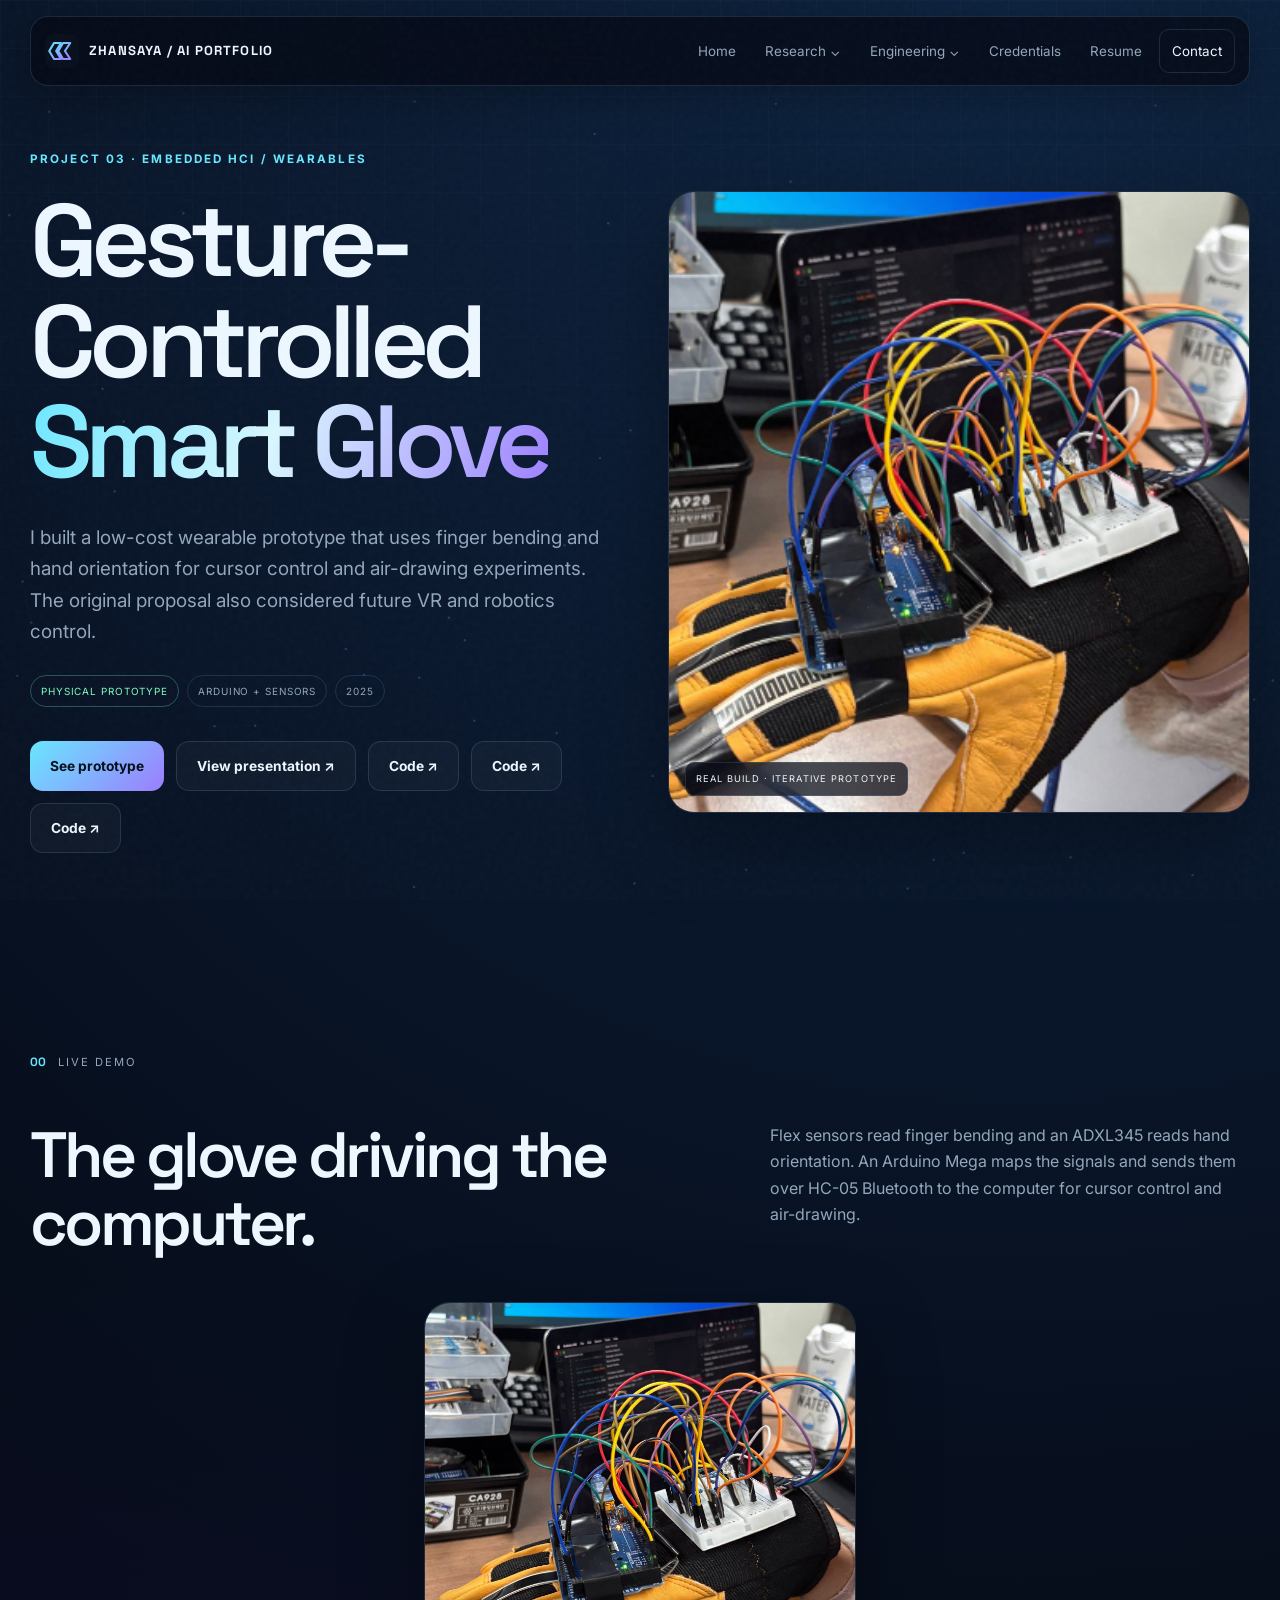
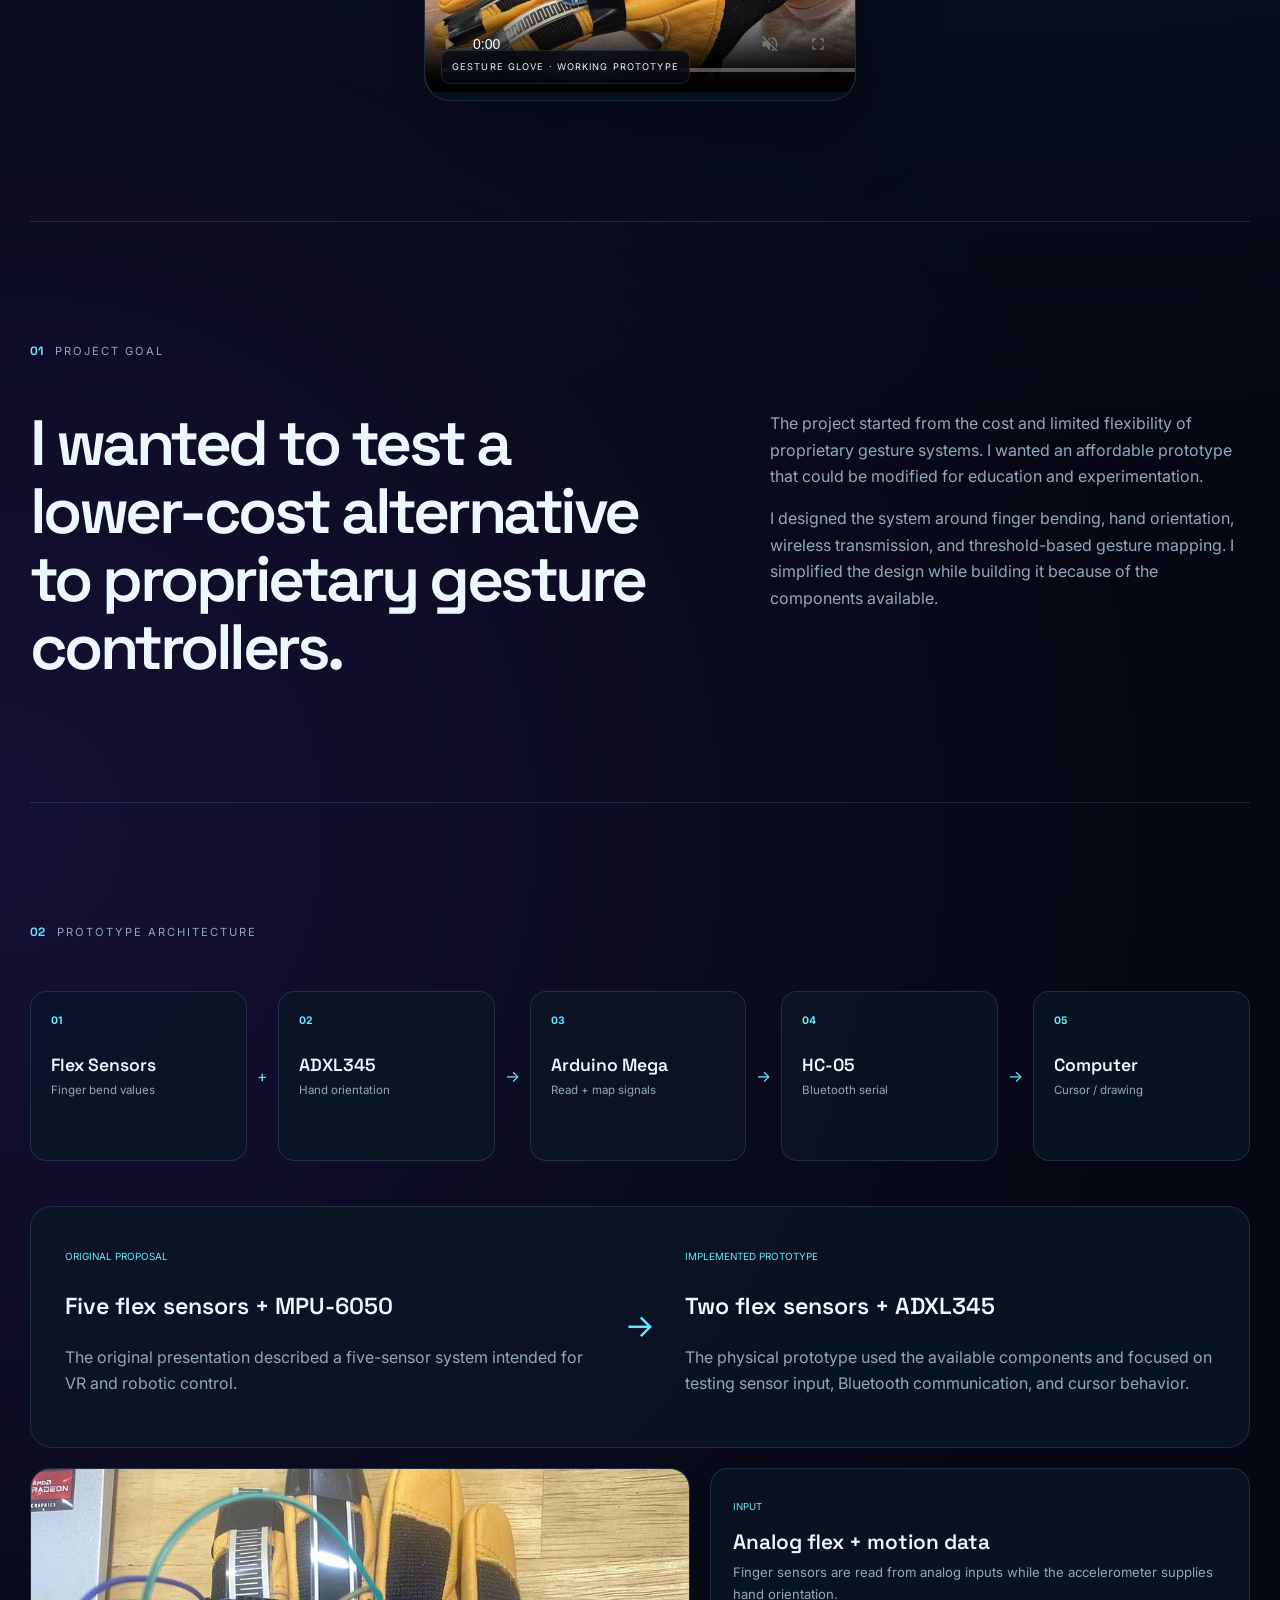
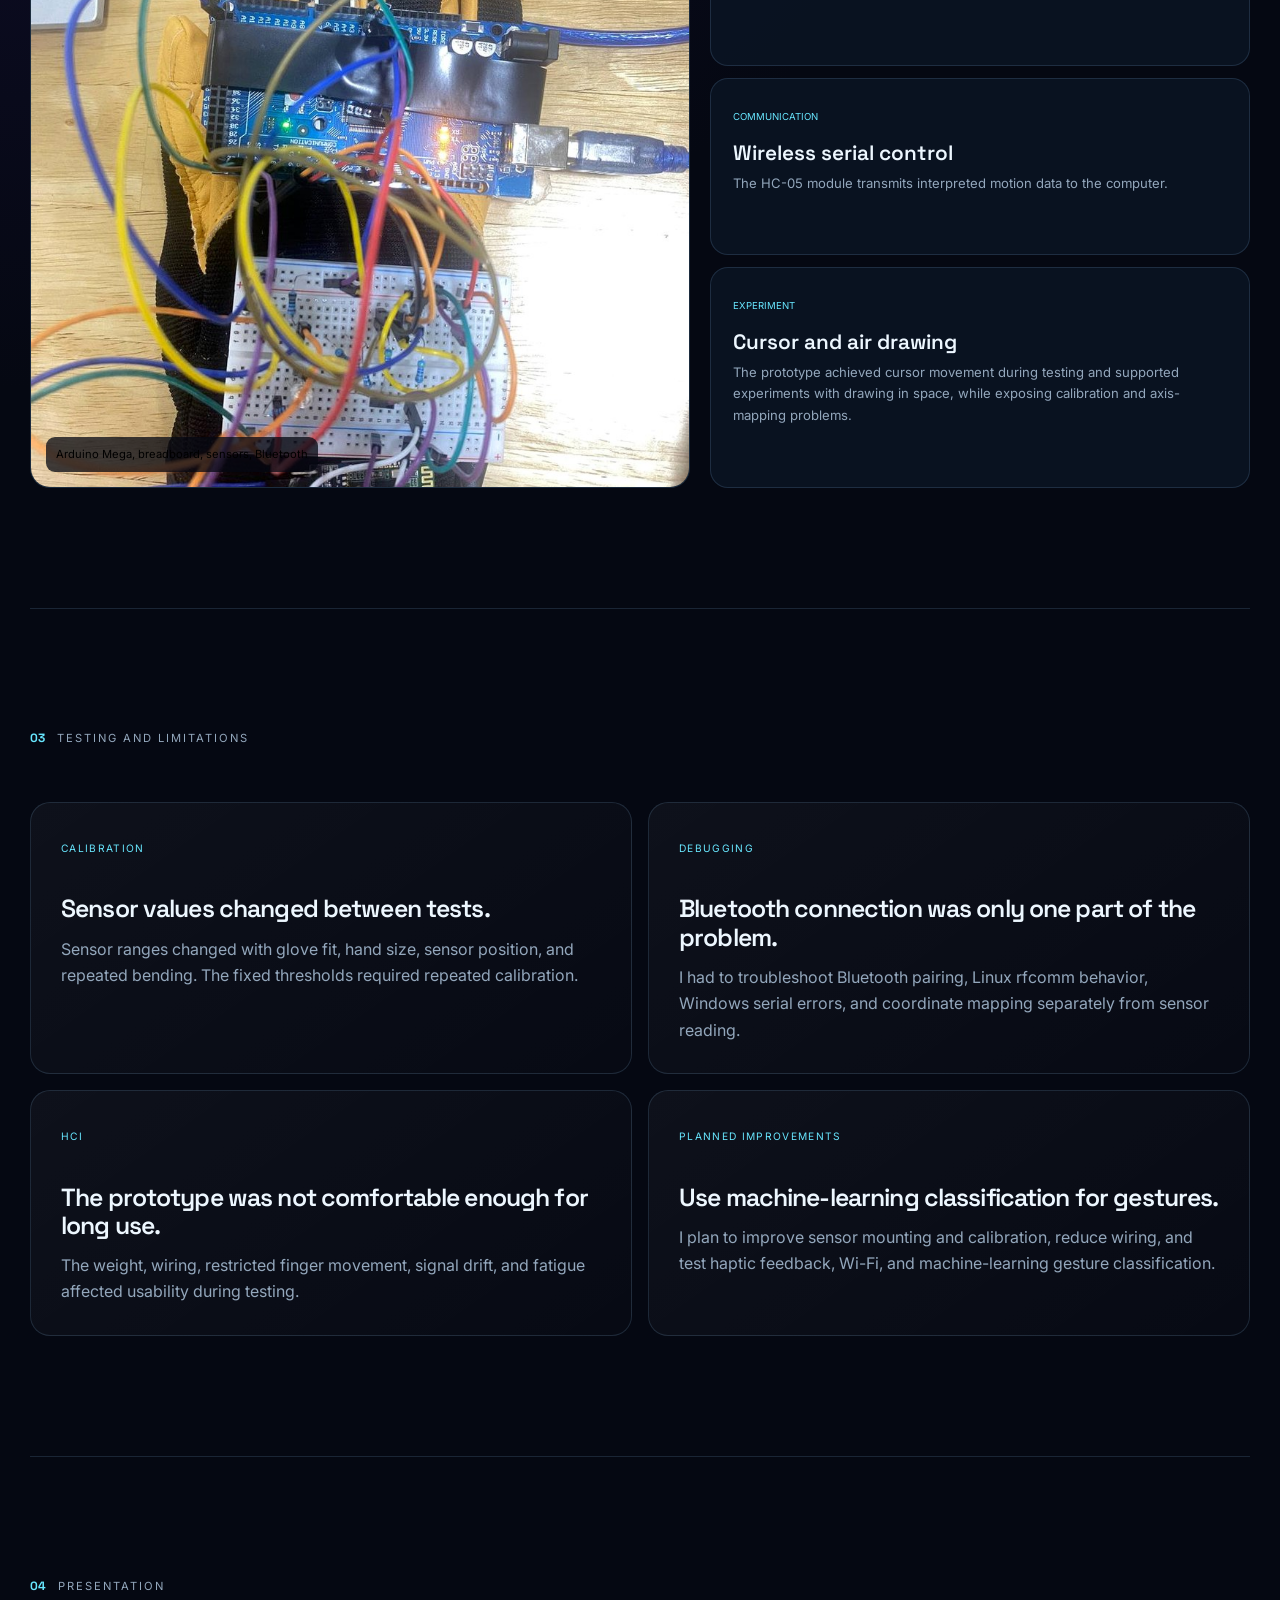
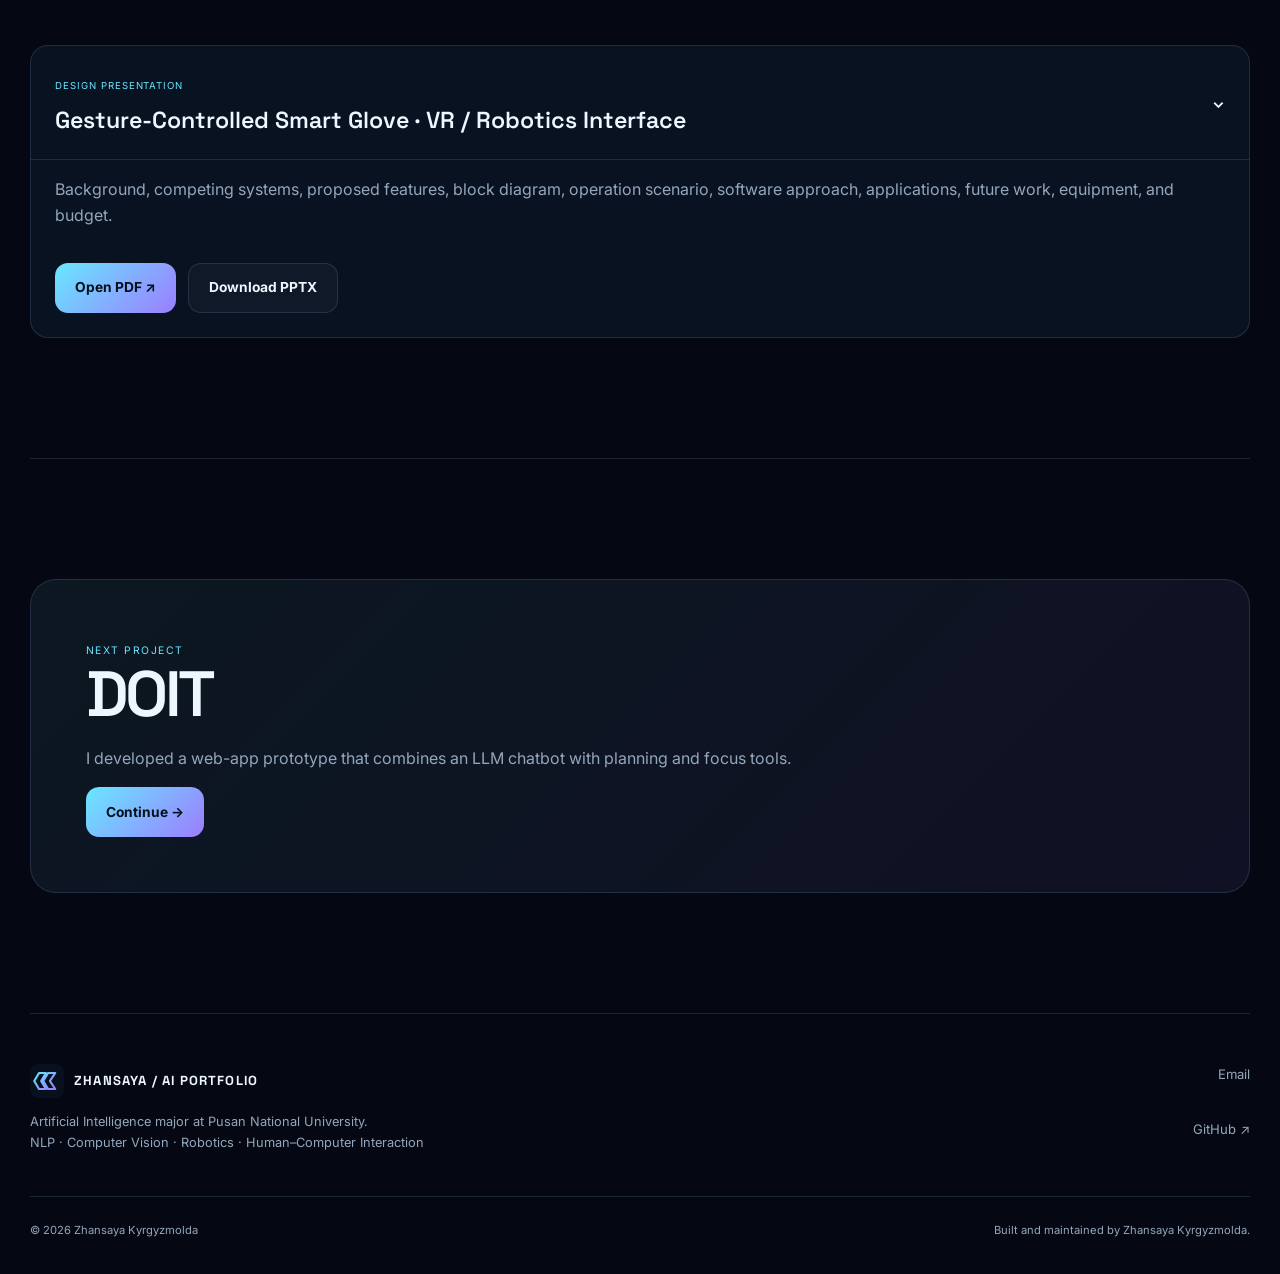
<file: glove.html>
<!doctype html><html lang="en"><head><meta charset="utf-8"><meta name="viewport" content="width=device-width,initial-scale=1"><meta name="description" content="Arduino gesture glove prototype for cursor control, air drawing, VR, and robotics interfaces."><meta name="theme-color" content="#050914"><meta property="og:title" content="Gesture-Controlled Smart Glove | Zhansaya AI Portfolio"><meta property="og:description" content="Arduino gesture glove prototype for cursor control, air drawing, VR, and robotics interfaces."><meta property="og:type" content="website"><meta property="og:url" content="https://jans-saya.github.io/glove.html"><link rel="icon" href="assets/images/ui/logo.svg"><link rel="preconnect" href="https://fonts.googleapis.com"><link rel="preconnect" href="https://fonts.gstatic.com" crossorigin><link href="https://fonts.googleapis.com/css2?family=Inter:wght@400;500;600;700&family=Space+Grotesk:wght@500;600;700&display=swap" rel="stylesheet"><link rel="stylesheet" href="assets/css/site.css"><title>Gesture-Controlled Smart Glove | Zhansaya AI Portfolio</title></head><body class="project-page glove-page"><canvas id="network" aria-hidden="true"></canvas><div class="noise" aria-hidden="true"></div><header class="site-header"><div class="nav-shell"><a class="brand" href="index.html"><img src="assets/images/ui/logo.svg" alt=""/><span>ZHANSAYA / AI PORTFOLIO</span></a><button class="menu-toggle" aria-label="Toggle navigation" aria-expanded="false"><span></span><span></span></button><nav class="main-nav" aria-label="Main navigation"><a href="index.html">Home</a><div class="nav-group"><button class="nav-drop" aria-expanded="false">Research <span>⌄</span></button><div class="dropdown"><a href="ray.html"><b>Project RAY</b><small>External memory and humanoid AI</small></a><a href="ray.html#benchmark"><b>Memory Benchmark</b><small>Internal vs external knowledge</small></a><a href="ray.html#papers"><b>Reports</b><small>Methods, results, and future work</small></a></div></div><div class="nav-group"><button class="nav-drop" aria-expanded="false">Engineering <span>⌄</span></button><div class="dropdown"><a href="sign-language.html"><b>Sign Language Translator</b><small>Computer vision and accessibility</small></a><a href="glove.html"><b>Gesture Smart Glove</b><small>Wearable input prototype</small></a><a href="doit.html"><b>DOIT</b><small>AI productivity web app</small></a></div></div><a href="index.html#credentials">Credentials</a><a href="resume.html">Resume</a><a class="nav-cta" href="index.html#contact">Contact</a></nav></div></header><main><section class="project-hero glove-hero"><div class="project-hero-copy reveal"><p class="kicker">PROJECT 03 · EMBEDDED HCI / WEARABLES</p><h1>Gesture-Controlled <em>Smart Glove</em></h1><p class="lede">I built a low-cost wearable prototype that uses finger bending and hand orientation for cursor control and air-drawing experiments. The original proposal also considered future VR and robotics control.</p><div class="status-row"><span class="status active">PHYSICAL PROTOTYPE</span><span class="status">ARDUINO + SENSORS</span><span class="status">2025</span></div><div class="actions"><a class="btn primary" href="#prototype">See prototype</a><a class="btn ghost" href="documents/gesture-glove-presentation.pdf">View presentation ↗</a><a class="btn ghost" href="https://github.com/jans-saya/Gesture-Glove" target="_blank" rel="noopener">Code ↗</a><a class="btn ghost" href="https://github.com/jans-saya/Gesture-Glove" target="_blank" rel="noopener">Code ↗</a><a class="btn ghost" href="https://github.com/jans-saya/Gesture-Glove" target="_blank" rel="noopener">Code ↗</a></div></div><div class="project-hero-media reveal delay"><img src="documents/glove.png" alt="Gesture glove worn, Arduino and flex sensor wiring connected"><div class="media-note">REAL BUILD · ITERATIVE PROTOTYPE</div></div></section><section class="section"><div class="section-label reveal"><span>00</span><p>LIVE DEMO</p></div><div class="split-intro"><h2 class="reveal">The glove driving the computer.</h2><div class="reveal delay"><p>Flex sensors read finger bending and an ADXL345 reads hand orientation. An Arduino Mega maps the signals and sends them over HC-05 Bluetooth to the computer for cursor control and air-drawing.</p></div></div><div class="project-hero-media reveal" style="max-width:432px;margin:45px auto 0"><video src="documents/glove.MP4" poster="documents/glove.png" controls muted loop playsinline preload="metadata"></video><div class="media-note">GESTURE GLOVE · WORKING PROTOTYPE</div></div></section><section class="section"><div class="section-label reveal"><span>01</span><p>PROJECT GOAL</p></div><div class="split-intro"><h2 class="reveal">I wanted to test a lower-cost alternative to proprietary gesture controllers.</h2><div class="reveal delay"><p>The project started from the cost and limited flexibility of proprietary gesture systems. I wanted an affordable prototype that could be modified for education and experimentation.</p><p>I designed the system around finger bending, hand orientation, wireless transmission, and threshold-based gesture mapping. I simplified the design while building it because of the components available.</p></div></div></section><section class="section" id="prototype"><div class="section-label reveal"><span>02</span><p>PROTOTYPE ARCHITECTURE</p></div><div class="flow-diagram reveal"><div class="flow-node"><b>01</b><strong>Flex Sensors</strong><span>Finger bend values</span></div><i>+</i><div class="flow-node"><b>02</b><strong>ADXL345</strong><span>Hand orientation</span></div><i>→</i><div class="flow-node"><b>03</b><strong>Arduino Mega</strong><span>Read + map signals</span></div><i>→</i><div class="flow-node"><b>04</b><strong>HC-05</strong><span>Bluetooth serial</span></div><i>→</i><div class="flow-node"><b>05</b><strong>Computer</strong><span>Cursor / drawing</span></div></div><div class="evolution-panel reveal"><div><span>ORIGINAL PROPOSAL</span><h3>Five flex sensors + MPU-6050</h3><p>The original presentation described a five-sensor system intended for VR and robotic control.</p></div><div class="evolution-arrow">→</div><div><span>IMPLEMENTED PROTOTYPE</span><h3>Two flex sensors + ADXL345</h3><p>The physical prototype used the available components and focused on testing sensor input, Bluetooth communication, and cursor behavior.</p></div></div><div class="prototype-layout"><button class="gallery-item reveal" data-gallery="glove"><img src="assets/images/projects/glove-close.jpg" alt="Close-up of Arduino gesture glove electronics"><span>Arduino Mega, breadboard, sensors, Bluetooth</span></button><div class="prototype-notes reveal delay"><article><span>INPUT</span><h3>Analog flex + motion data</h3><p>Finger sensors are read from analog inputs while the accelerometer supplies hand orientation.</p></article><article><span>COMMUNICATION</span><h3>Wireless serial control</h3><p>The HC-05 module transmits interpreted motion data to the computer.</p></article><article><span>EXPERIMENT</span><h3>Cursor and air drawing</h3><p>The prototype achieved cursor movement during testing and supported experiments with drawing in space, while exposing calibration and axis-mapping problems.</p></article></div></div></section><section class="section"><div class="section-label reveal"><span>03</span><p>TESTING AND LIMITATIONS</p></div><div class="insight-grid"><article class="insight reveal"><span>CALIBRATION</span><h3>Sensor values changed between tests.</h3><p>Sensor ranges changed with glove fit, hand size, sensor position, and repeated bending. The fixed thresholds required repeated calibration.</p></article><article class="insight reveal delay"><span>DEBUGGING</span><h3>Bluetooth connection was only one part of the problem.</h3><p>I had to troubleshoot Bluetooth pairing, Linux rfcomm behavior, Windows serial errors, and coordinate mapping separately from sensor reading.</p></article><article class="insight reveal"><span>HCI</span><h3>The prototype was not comfortable enough for long use.</h3><p>The weight, wiring, restricted finger movement, signal drift, and fatigue affected usability during testing.</p></article><article class="insight reveal delay"><span>PLANNED IMPROVEMENTS</span><h3>Use machine-learning classification for gestures.</h3><p>I plan to improve sensor mounting and calibration, reduce wiring, and test haptic feedback, Wi-Fi, and machine-learning gesture classification.</p></article></div></section><section class="section papers"><div class="section-label reveal"><span>04</span><p>PRESENTATION</p></div><div class="documents"><details class="document reveal" open><summary><div><span>DESIGN PRESENTATION</span><h3>Gesture-Controlled Smart Glove · VR / Robotics Interface</h3></div><b>⌄</b></summary><div class="document-body"><p>Background, competing systems, proposed features, block diagram, operation scenario, software approach, applications, future work, equipment, and budget.</p><div class="actions"><a class="btn primary" href="documents/gesture-glove-presentation.pdf">Open PDF ↗</a><a class="btn ghost" href="documents/gesture-glove-presentation.pptx">Download PPTX</a></div></div></details></div></section><section class="section next-project"><div class="next-card"><span>NEXT PROJECT</span><h2>DOIT</h2><p>I developed a web-app prototype that combines an LLM chatbot with planning and focus tools.</p><a class="btn primary" href="doit.html">Continue →</a></div></section></main><footer class="site-footer"><div><a class="brand footer-brand" href="index.html"><img src="assets/images/ui/logo.svg" alt=""/><span>ZHANSAYA / AI PORTFOLIO</span></a><p>Artificial Intelligence major at Pusan National University.<br/>NLP · Computer Vision · Robotics · Human–Computer Interaction</p></div><div class="footer-links"><a href="mailto:zhansaya.k29.12.04@gmail.com">Email</a><a href="https://github.com/jans-saya" target="_blank" rel="noreferrer">GitHub ↗</a></div><div class="footer-bottom"><span>© <span data-year></span> Zhansaya Kyrgyzmolda</span><span>Built and maintained by Zhansaya Kyrgyzmolda.</span></div></footer><div class="lightbox" aria-hidden="true" role="dialog" aria-modal="true"><button class="lightbox-close" aria-label="Close image">×</button><button class="lightbox-prev" aria-label="Previous image">←</button><figure><img alt=""><figcaption></figcaption></figure><button class="lightbox-next" aria-label="Next image">→</button></div><script src="assets/js/site.js"></script></body></html>
</file>
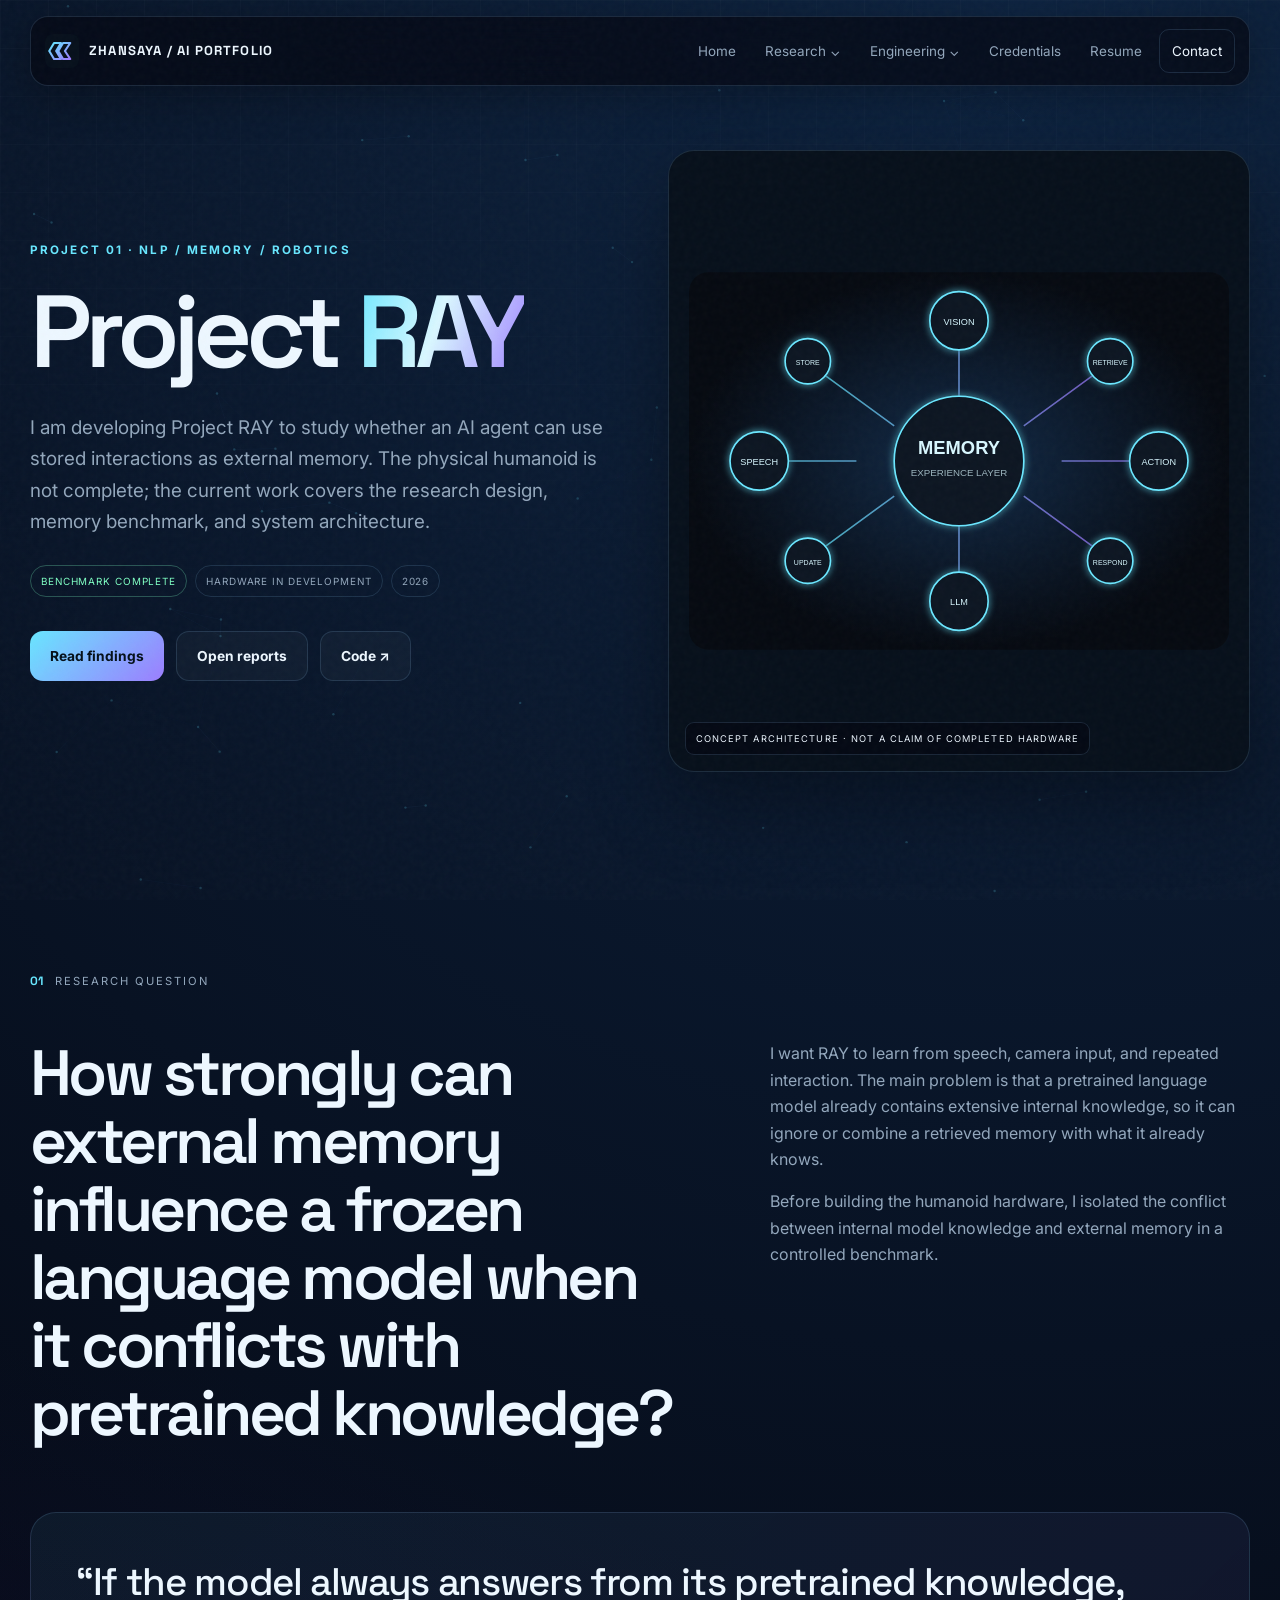
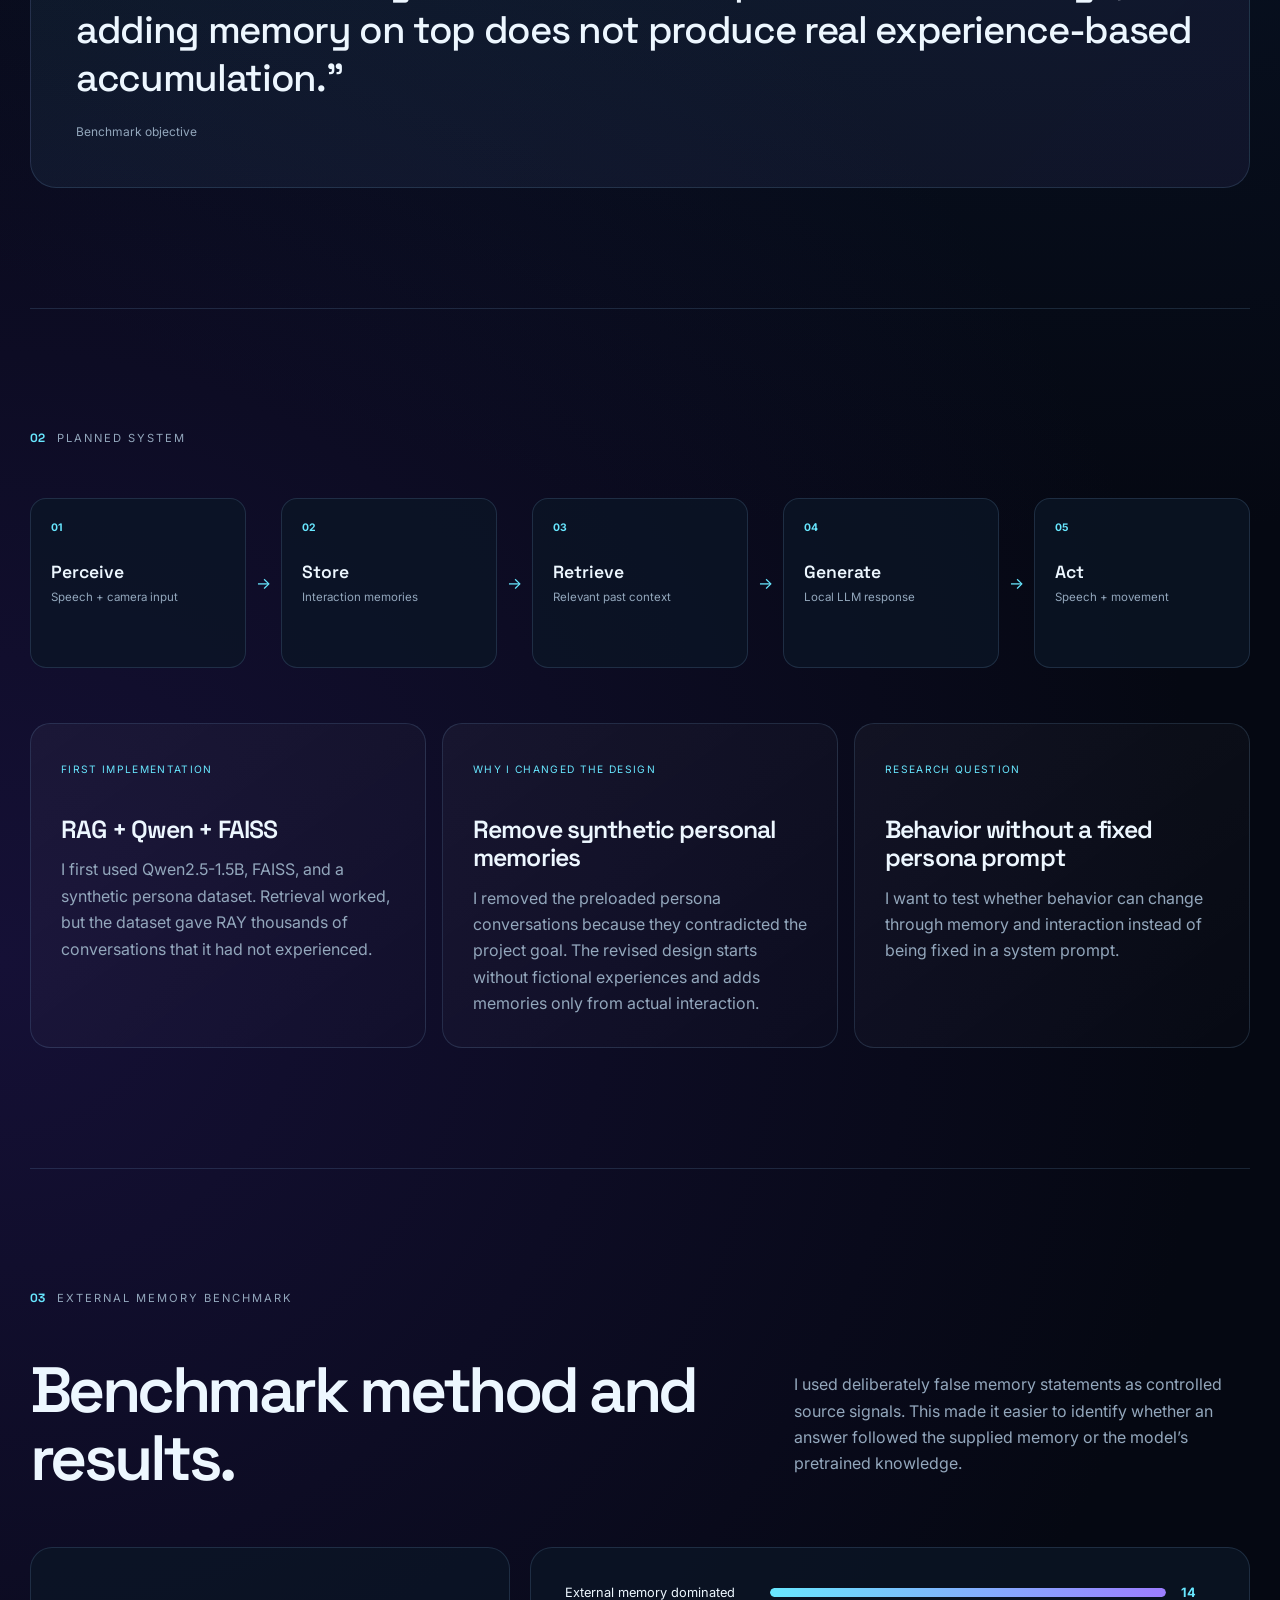
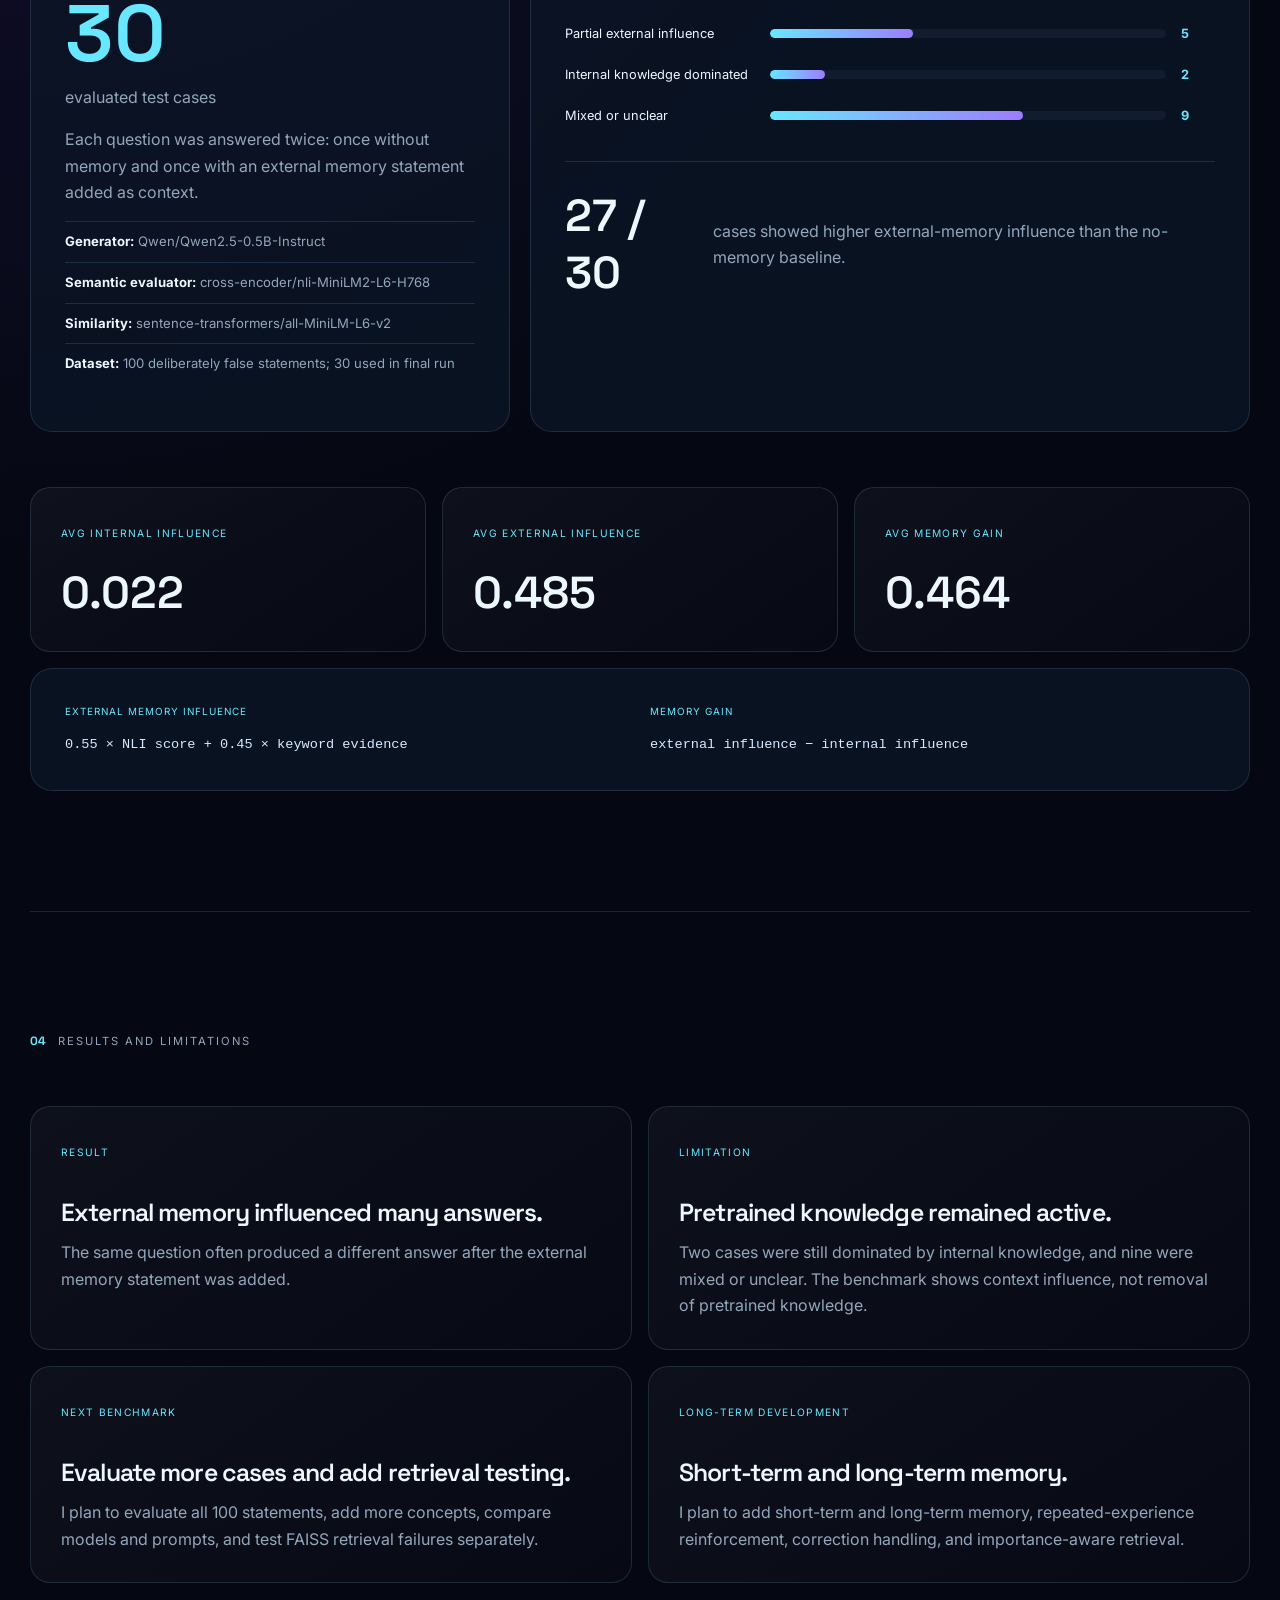
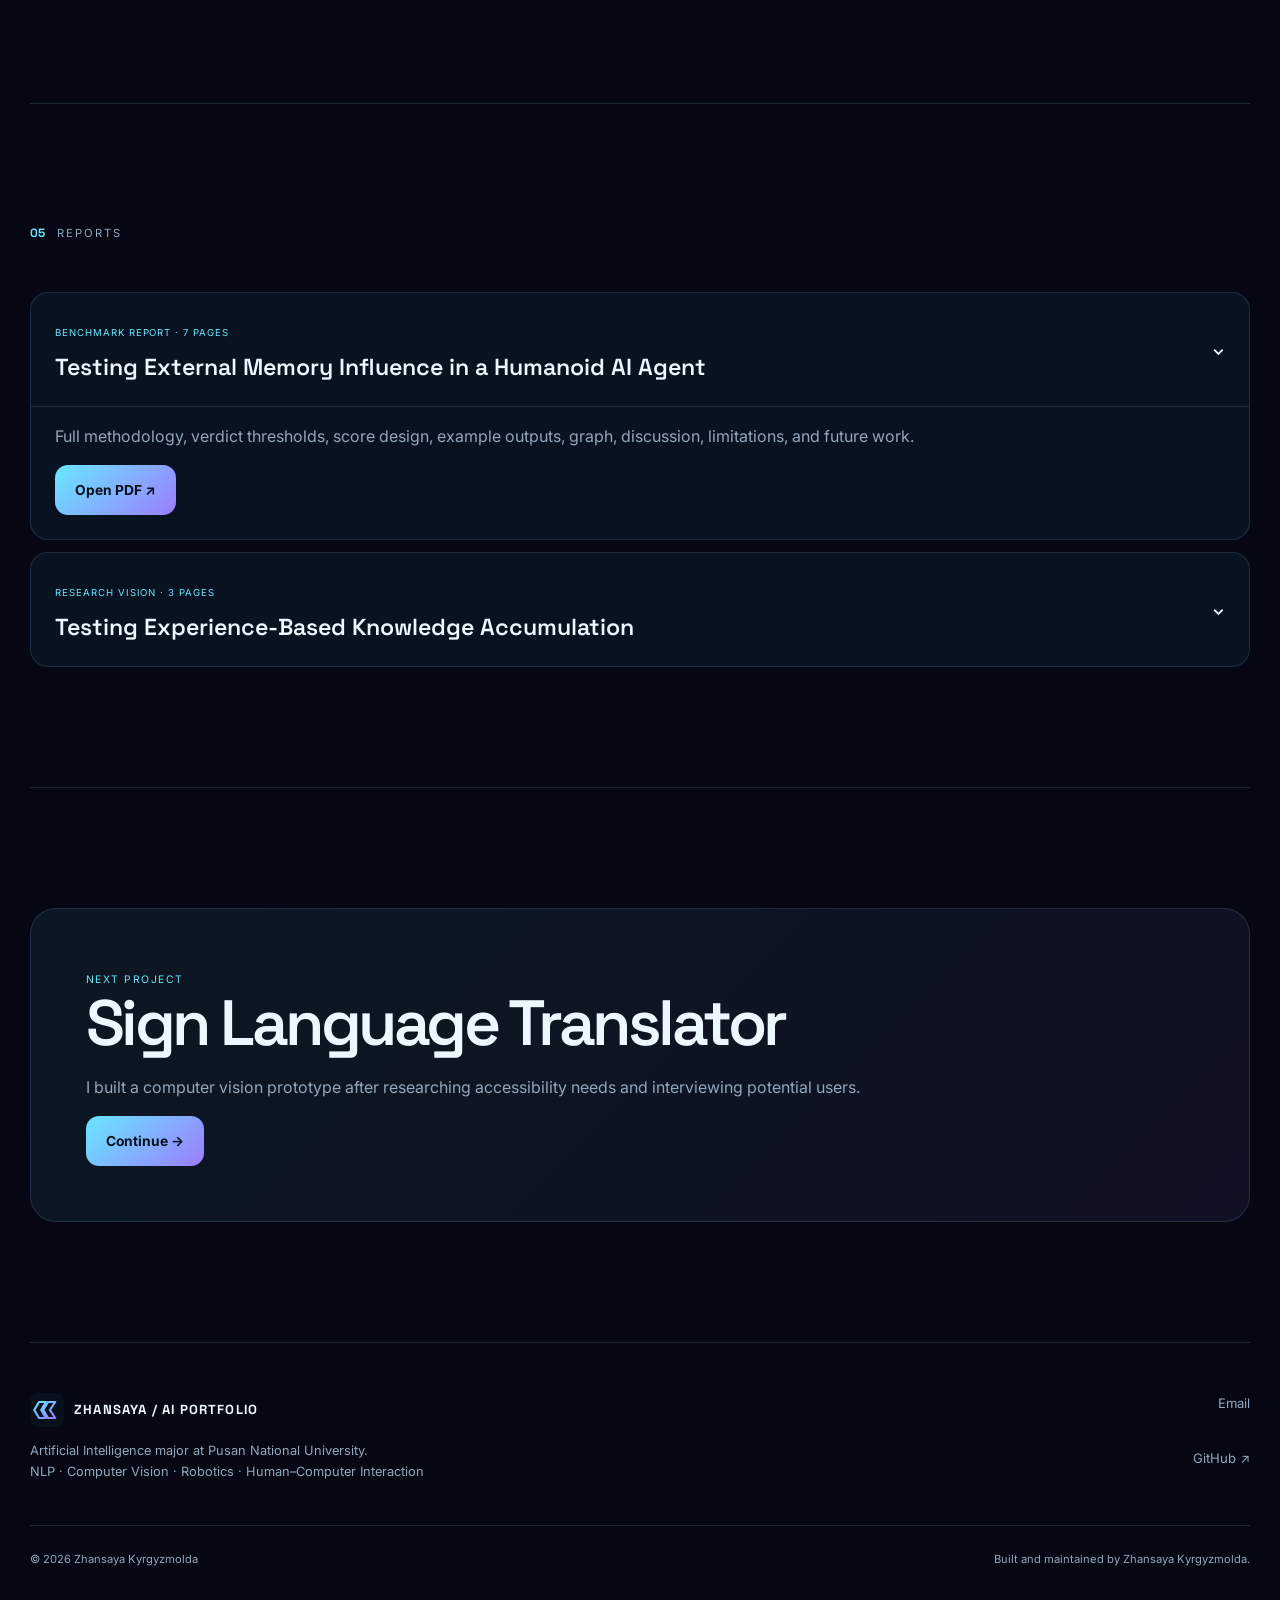
<file: ray.html>
<!doctype html><html lang="en"><head><meta charset="utf-8"><meta name="viewport" content="width=device-width,initial-scale=1"><meta name="description" content="Project RAY research on external memory, experience-based knowledge accumulation, and future humanoid AI."><meta name="theme-color" content="#050914"><meta property="og:title" content="Project RAY | Zhansaya AI Portfolio"><meta property="og:description" content="Project RAY research on external memory, experience-based knowledge accumulation, and future humanoid AI."><meta property="og:type" content="website"><meta property="og:url" content="https://jans-saya.github.io/ray.html"><link rel="icon" href="assets/images/ui/logo.svg"><link rel="preconnect" href="https://fonts.googleapis.com"><link rel="preconnect" href="https://fonts.gstatic.com" crossorigin><link href="https://fonts.googleapis.com/css2?family=Inter:wght@400;500;600;700&family=Space+Grotesk:wght@500;600;700&display=swap" rel="stylesheet"><link rel="stylesheet" href="assets/css/site.css"><title>Project RAY | Zhansaya AI Portfolio</title></head><body class="project-page ray-page"><canvas id="network" aria-hidden="true"></canvas><div class="noise" aria-hidden="true"></div><header class="site-header"><div class="nav-shell"><a class="brand" href="index.html"><img src="assets/images/ui/logo.svg" alt=""/><span>ZHANSAYA / AI PORTFOLIO</span></a><button class="menu-toggle" aria-label="Toggle navigation" aria-expanded="false"><span></span><span></span></button><nav class="main-nav" aria-label="Main navigation"><a href="index.html">Home</a><div class="nav-group"><button class="nav-drop" aria-expanded="false">Research <span>⌄</span></button><div class="dropdown"><a href="ray.html"><b>Project RAY</b><small>External memory and humanoid AI</small></a><a href="ray.html#benchmark"><b>Memory Benchmark</b><small>Internal vs external knowledge</small></a><a href="ray.html#papers"><b>Reports</b><small>Methods, results, and future work</small></a></div></div><div class="nav-group"><button class="nav-drop" aria-expanded="false">Engineering <span>⌄</span></button><div class="dropdown"><a href="sign-language.html"><b>Sign Language Translator</b><small>Computer vision and accessibility</small></a><a href="glove.html"><b>Gesture Smart Glove</b><small>Wearable input prototype</small></a><a href="doit.html"><b>DOIT</b><small>AI productivity web app</small></a></div></div><a href="index.html#credentials">Credentials</a><a href="resume.html">Resume</a><a class="nav-cta" href="index.html#contact">Contact</a></nav></div></header><main><section class="project-hero"><div class="project-hero-copy reveal"><p class="kicker">PROJECT 01 · NLP / MEMORY / ROBOTICS</p><h1>Project <em>RAY</em></h1><p class="lede">I am developing Project RAY to study whether an AI agent can use stored interactions as external memory. The physical humanoid is not complete; the current work covers the research design, memory benchmark, and system architecture.</p><div class="status-row"><span class="status active">BENCHMARK COMPLETE</span><span class="status">HARDWARE IN DEVELOPMENT</span><span class="status">2026</span></div><div class="actions"><a class="btn primary" href="#benchmark">Read findings</a><a class="btn ghost" href="#papers">Open reports</a><a class="btn ghost" href="https://github.com/jans-saya/RAY-benchmark" target="_blank" rel="noopener">Code ↗</a></div></div><div class="project-hero-media reveal delay"><img src="assets/images/ui/ray-system.svg" alt="Project RAY memory architecture concept"><div class="media-note">CONCEPT ARCHITECTURE · NOT A CLAIM OF COMPLETED HARDWARE</div></div></section><section class="section"><div class="section-label reveal"><span>01</span><p>RESEARCH QUESTION</p></div><div class="split-intro"><h2 class="reveal">How strongly can external memory influence a frozen language model when it conflicts with pretrained knowledge?</h2><div class="reveal delay"><p>I want RAY to learn from speech, camera input, and repeated interaction. The main problem is that a pretrained language model already contains extensive internal knowledge, so it can ignore or combine a retrieved memory with what it already knows.</p><p>Before building the humanoid hardware, I isolated the conflict between internal model knowledge and external memory in a controlled benchmark.</p></div></div><div class="quote-panel reveal"><blockquote>“If the model always answers from its pretrained knowledge, adding memory on top does not produce real experience-based accumulation.”</blockquote><span>Benchmark objective</span></div></section><section class="section process-section"><div class="section-label reveal"><span>02</span><p>PLANNED SYSTEM</p></div><div class="flow-diagram reveal"><div class="flow-node"><b>01</b><strong>Perceive</strong><span>Speech + camera input</span></div><i>→</i><div class="flow-node"><b>02</b><strong>Store</strong><span>Interaction memories</span></div><i>→</i><div class="flow-node"><b>03</b><strong>Retrieve</strong><span>Relevant past context</span></div><i>→</i><div class="flow-node"><b>04</b><strong>Generate</strong><span>Local LLM response</span></div><i>→</i><div class="flow-node"><b>05</b><strong>Act</strong><span>Speech + movement</span></div></div><div class="note-grid"><article class="note-card reveal"><span>FIRST IMPLEMENTATION</span><h3>RAG + Qwen + FAISS</h3><p>I first used Qwen2.5-1.5B, FAISS, and a synthetic persona dataset. Retrieval worked, but the dataset gave RAY thousands of conversations that it had not experienced.</p></article><article class="note-card reveal delay"><span>WHY I CHANGED THE DESIGN</span><h3>Remove synthetic personal memories</h3><p>I removed the preloaded persona conversations because they contradicted the project goal. The revised design starts without fictional experiences and adds memories only from actual interaction.</p></article><article class="note-card reveal"><span>RESEARCH QUESTION</span><h3>Behavior without a fixed persona prompt</h3><p>I want to test whether behavior can change through memory and interaction instead of being fixed in a system prompt.</p></article></div></section><section class="section benchmark" id="benchmark"><div class="section-label reveal"><span>03</span><p>EXTERNAL MEMORY BENCHMARK</p></div><div class="section-title-row"><h2 class="reveal">Benchmark method and results.</h2><p class="reveal delay">I used deliberately false memory statements as controlled source signals. This made it easier to identify whether an answer followed the supplied memory or the model’s pretrained knowledge.</p></div><div class="benchmark-grid"><div class="benchmark-summary reveal"><div class="big-stat"><strong>30</strong><span>evaluated test cases</span></div><p>Each question was answered twice: once without memory and once with an external memory statement added as context.</p><ul class="clean-list"><li><b>Generator:</b> Qwen/Qwen2.5-0.5B-Instruct</li><li><b>Semantic evaluator:</b> cross-encoder/nli-MiniLM2-L6-H768</li><li><b>Similarity:</b> sentence-transformers/all-MiniLM-L6-v2</li><li><b>Dataset:</b> 100 deliberately false statements; 30 used in final run</li></ul></div><div class="result-panel reveal delay"><div class="result-row"><span>External memory dominated</span><div><i style="--w:100%"></i></div><b>14</b></div><div class="result-row"><span>Partial external influence</span><div><i style="--w:36%"></i></div><b>5</b></div><div class="result-row"><span>Internal knowledge dominated</span><div><i style="--w:14%"></i></div><b>2</b></div><div class="result-row"><span>Mixed or unclear</span><div><i style="--w:64%"></i></div><b>9</b></div><div class="result-highlight"><strong>27 / 30</strong><span>cases showed higher external-memory influence than the no-memory baseline.</span></div></div></div><div class="metric-cards"><article class="metric-card reveal"><span>AVG INTERNAL INFLUENCE</span><strong>0.022</strong></article><article class="metric-card reveal delay"><span>AVG EXTERNAL INFLUENCE</span><strong>0.485</strong></article><article class="metric-card reveal"><span>AVG MEMORY GAIN</span><strong>0.464</strong></article></div><div class="formula-card reveal"><div><span>EXTERNAL MEMORY INFLUENCE</span><code>0.55 × NLI score + 0.45 × keyword evidence</code></div><div><span>MEMORY GAIN</span><code>external influence − internal influence</code></div></div></section><section class="section"><div class="section-label reveal"><span>04</span><p>RESULTS AND LIMITATIONS</p></div><div class="insight-grid"><article class="insight reveal"><span>RESULT</span><h3>External memory influenced many answers.</h3><p>The same question often produced a different answer after the external memory statement was added.</p></article><article class="insight reveal delay"><span>LIMITATION</span><h3>Pretrained knowledge remained active.</h3><p>Two cases were still dominated by internal knowledge, and nine were mixed or unclear. The benchmark shows context influence, not removal of pretrained knowledge.</p></article><article class="insight reveal"><span>NEXT BENCHMARK</span><h3>Evaluate more cases and add retrieval testing.</h3><p>I plan to evaluate all 100 statements, add more concepts, compare models and prompts, and test FAISS retrieval failures separately.</p></article><article class="insight reveal delay"><span>LONG-TERM DEVELOPMENT</span><h3>Short-term and long-term memory.</h3><p>I plan to add short-term and long-term memory, repeated-experience reinforcement, correction handling, and importance-aware retrieval.</p></article></div></section><section class="section papers" id="papers"><div class="section-label reveal"><span>05</span><p>REPORTS</p></div><div class="documents"><details class="document reveal" open><summary><div><span>BENCHMARK REPORT · 7 PAGES</span><h3>Testing External Memory Influence in a Humanoid AI Agent</h3></div><b>⌄</b></summary><div class="document-body"><p>Full methodology, verdict thresholds, score design, example outputs, graph, discussion, limitations, and future work.</p><a class="btn primary" href="documents/ray-external-memory-benchmark.pdf">Open PDF ↗</a></div></details><details class="document reveal"><summary><div><span>RESEARCH VISION · 3 PAGES</span><h3>Testing Experience-Based Knowledge Accumulation</h3></div><b>⌄</b></summary><div class="document-body"><p>The wider humanoid concept, the first RAG implementation, the change in memory design, and research questions about vocabulary, memory selection, reinforcement, and related concepts.</p><a class="btn primary" href="documents/ray-project-vision.pdf">Open PDF ↗</a></div></details></div></section><section class="section next-project"><div class="next-card"><span>NEXT PROJECT</span><h2>Sign Language Translator</h2><p>I built a computer vision prototype after researching accessibility needs and interviewing potential users.</p><a class="btn primary" href="sign-language.html">Continue →</a></div></section></main><footer class="site-footer"><div><a class="brand footer-brand" href="index.html"><img src="assets/images/ui/logo.svg" alt=""/><span>ZHANSAYA / AI PORTFOLIO</span></a><p>Artificial Intelligence major at Pusan National University.<br/>NLP · Computer Vision · Robotics · Human–Computer Interaction</p></div><div class="footer-links"><a href="mailto:zhansaya.k29.12.04@gmail.com">Email</a><a href="https://github.com/jans-saya" target="_blank" rel="noreferrer">GitHub ↗</a></div><div class="footer-bottom"><span>© <span data-year></span> Zhansaya Kyrgyzmolda</span><span>Built and maintained by Zhansaya Kyrgyzmolda.</span></div></footer><div class="lightbox" aria-hidden="true" role="dialog" aria-modal="true"><button class="lightbox-close" aria-label="Close image">×</button><button class="lightbox-prev" aria-label="Previous image">←</button><figure><img alt=""><figcaption></figcaption></figure><button class="lightbox-next" aria-label="Next image">→</button></div><script src="assets/js/site.js"></script></body></html>
</file>
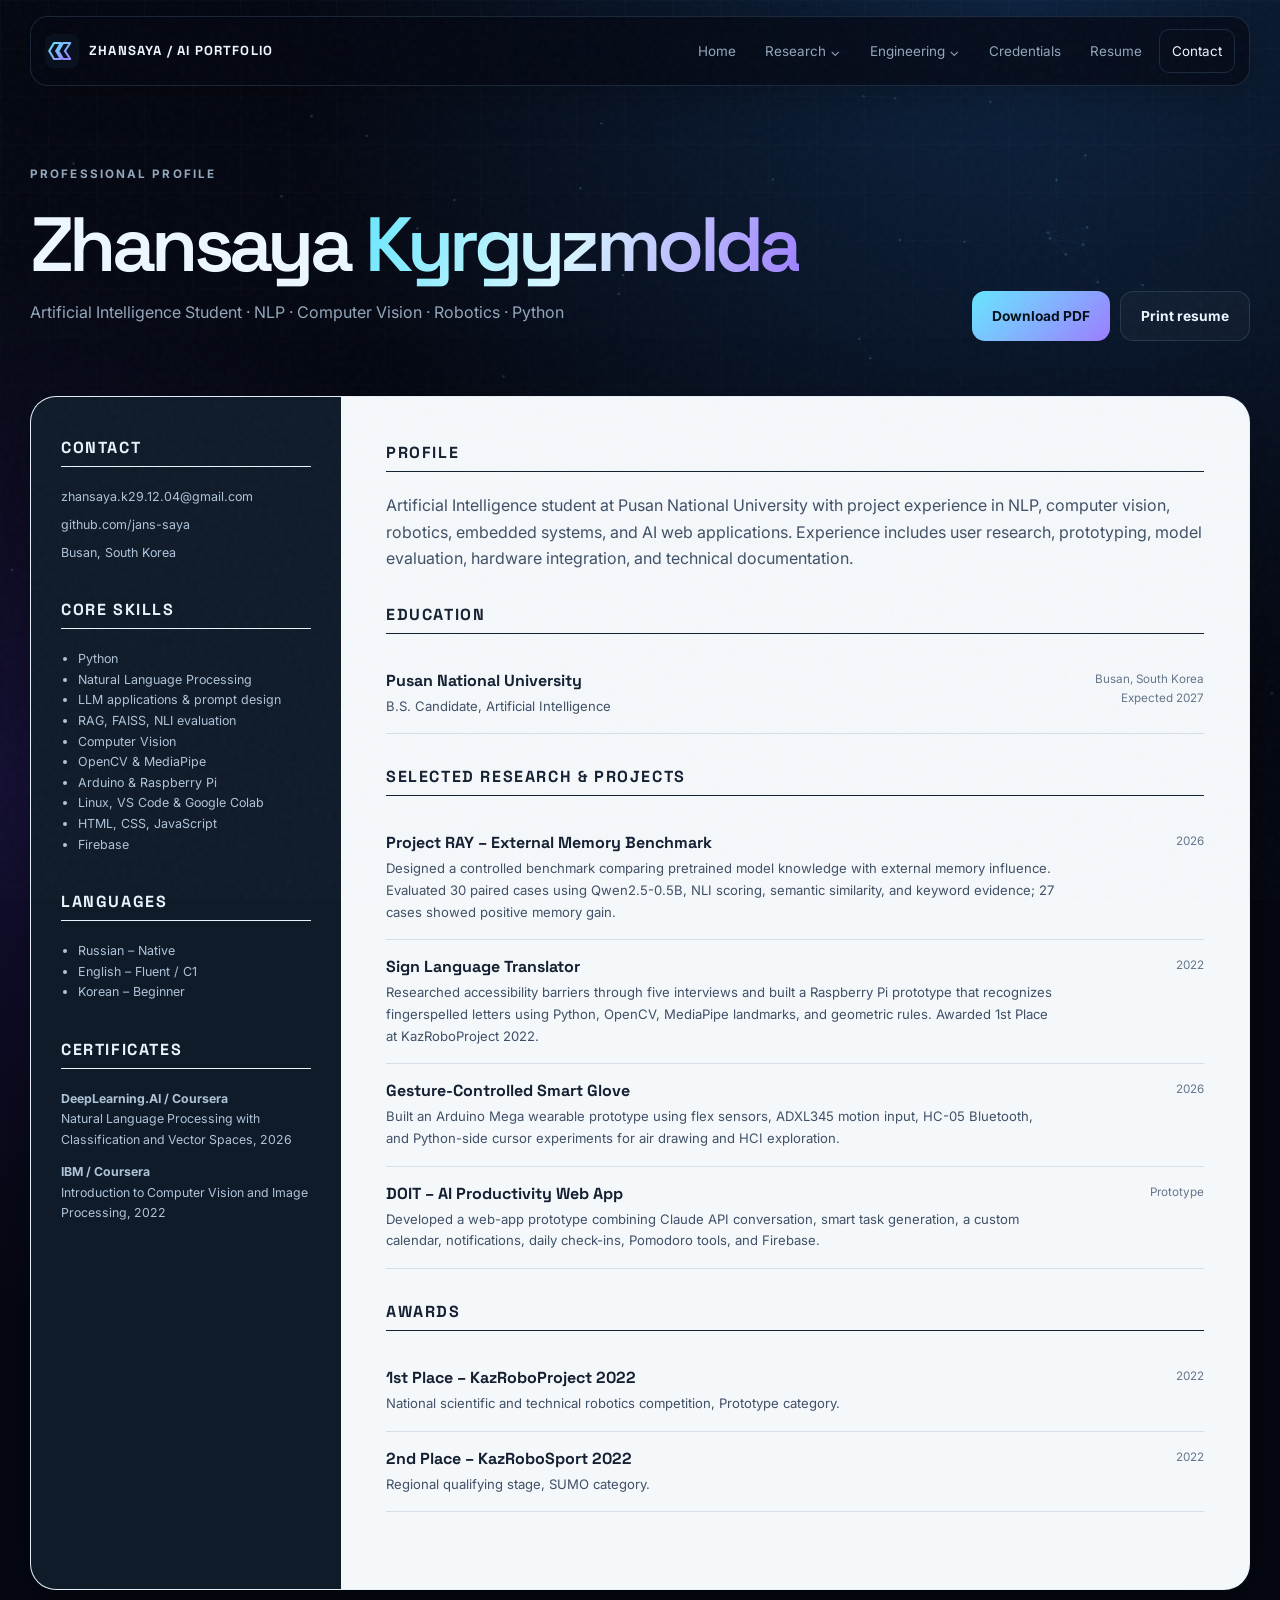
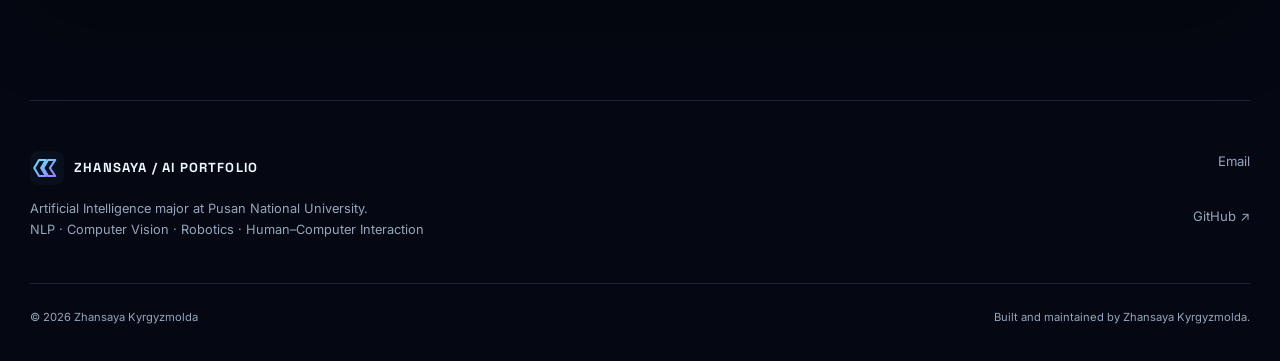
<file: resume.html>
<!doctype html><html lang="en"><head><meta charset="utf-8"><meta name="viewport" content="width=device-width,initial-scale=1"><meta name="description" content="Resume of Zhansaya Kyrgyzmolda, Artificial Intelligence student at Pusan National University."><meta name="theme-color" content="#050914"><meta property="og:title" content="Resume | Zhansaya Kyrgyzmolda"><meta property="og:description" content="Resume of Zhansaya Kyrgyzmolda, Artificial Intelligence student at Pusan National University."><meta property="og:type" content="website"><meta property="og:url" content="https://jans-saya.github.io/resume.html"><link rel="icon" href="assets/images/ui/logo.svg"><link rel="preconnect" href="https://fonts.googleapis.com"><link rel="preconnect" href="https://fonts.gstatic.com" crossorigin><link href="https://fonts.googleapis.com/css2?family=Inter:wght@400;500;600;700&family=Space+Grotesk:wght@500;600;700&display=swap" rel="stylesheet"><link rel="stylesheet" href="assets/css/site.css"><title>Resume | Zhansaya Kyrgyzmolda</title></head><body class="resume-page"><canvas id="network" aria-hidden="true"></canvas><div class="noise" aria-hidden="true"></div><header class="site-header"><div class="nav-shell"><a class="brand" href="index.html"><img src="assets/images/ui/logo.svg" alt=""/><span>ZHANSAYA / AI PORTFOLIO</span></a><button class="menu-toggle" aria-label="Toggle navigation" aria-expanded="false"><span></span><span></span></button><nav class="main-nav" aria-label="Main navigation"><a href="index.html">Home</a><div class="nav-group"><button class="nav-drop" aria-expanded="false">Research <span>⌄</span></button><div class="dropdown"><a href="ray.html"><b>Project RAY</b><small>External memory and humanoid AI</small></a><a href="ray.html#benchmark"><b>Memory Benchmark</b><small>Internal vs external knowledge</small></a><a href="ray.html#papers"><b>Reports</b><small>Methods, results, and future work</small></a></div></div><div class="nav-group"><button class="nav-drop" aria-expanded="false">Engineering <span>⌄</span></button><div class="dropdown"><a href="sign-language.html"><b>Sign Language Translator</b><small>Computer vision and accessibility</small></a><a href="glove.html"><b>Gesture Smart Glove</b><small>Wearable input prototype</small></a><a href="doit.html"><b>DOIT</b><small>AI productivity web app</small></a></div></div><a href="index.html#credentials">Credentials</a><a href="resume.html">Resume</a><a class="nav-cta" href="index.html#contact">Contact</a></nav></div></header><main><section class="resume-hero"><div class="reveal"><p class="kicker">PROFESSIONAL PROFILE</p><h1>Zhansaya <em>Kyrgyzmolda</em></h1><p>Artificial Intelligence Student · NLP · Computer Vision · Robotics · Python</p></div><div class="resume-actions reveal delay"><a class="btn primary" href="documents/Zhansaya_Kyrgyzmolda_Resume.pdf">Download PDF</a><button class="btn ghost" onclick="window.print()">Print resume</button></div></section><section class="resume-sheet reveal"><aside><div class="resume-contact"><h2>Contact</h2><a href="mailto:zhansaya.k29.12.04@gmail.com">zhansaya.k29.12.04@gmail.com</a><a href="https://github.com/jans-saya" target="_blank" rel="noreferrer">github.com/jans-saya</a><span>Busan, South Korea</span></div><div><h2>Core Skills</h2><ul><li>Python</li><li>Natural Language Processing</li><li>LLM applications & prompt design</li><li>RAG, FAISS, NLI evaluation</li><li>Computer Vision</li><li>OpenCV & MediaPipe</li><li>Arduino & Raspberry Pi</li><li>Linux, VS Code & Google Colab</li><li>HTML, CSS, JavaScript</li><li>Firebase</li></ul></div><div><h2>Languages</h2><ul><li>Russian – Native</li><li>English – Fluent / C1</li><li>Korean – Beginner</li></ul></div><div><h2>Certificates</h2><p><b>DeepLearning.AI / Coursera</b><br>Natural Language Processing with Classification and Vector Spaces, 2026</p><p><b>IBM / Coursera</b><br>Introduction to Computer Vision and Image Processing, 2022</p></div></aside><article><section><h2>Profile</h2><p>Artificial Intelligence student at Pusan National University with project experience in NLP, computer vision, robotics, embedded systems, and AI web applications. Experience includes user research, prototyping, model evaluation, hardware integration, and technical documentation.</p></section><section><h2>Education</h2><div class="resume-entry"><div><h3>Pusan National University</h3><p>B.S. Candidate, Artificial Intelligence</p></div><time>Busan, South Korea<br>Expected 2027</time></div></section><section><h2>Selected Research & Projects</h2><div class="resume-entry"><div><h3>Project RAY – External Memory Benchmark</h3><p>Designed a controlled benchmark comparing pretrained model knowledge with external memory influence. Evaluated 30 paired cases using Qwen2.5-0.5B, NLI scoring, semantic similarity, and keyword evidence; 27 cases showed positive memory gain.</p></div><time>2026</time></div><div class="resume-entry"><div><h3>Sign Language Translator</h3><p>Researched accessibility barriers through five interviews and built a Raspberry Pi prototype that recognizes fingerspelled letters using Python, OpenCV, MediaPipe landmarks, and geometric rules. Awarded 1st Place at KazRoboProject 2022.</p></div><time>2022</time></div><div class="resume-entry"><div><h3>Gesture-Controlled Smart Glove</h3><p>Built an Arduino Mega wearable prototype using flex sensors, ADXL345 motion input, HC-05 Bluetooth, and Python-side cursor experiments for air drawing and HCI exploration.</p></div><time>2026</time></div><div class="resume-entry"><div><h3>DOIT – AI Productivity Web App</h3><p>Developed a web-app prototype combining Claude API conversation, smart task generation, a custom calendar, notifications, daily check-ins, Pomodoro tools, and Firebase.</p></div><time>Prototype</time></div></section><section><h2>Awards</h2><div class="resume-entry"><div><h3>1st Place – KazRoboProject 2022</h3><p>National scientific and technical robotics competition, Prototype category.</p></div><time>2022</time></div><div class="resume-entry"><div><h3>2nd Place – KazRoboSport 2022</h3><p>Regional qualifying stage, SUMO category.</p></div><time>2022</time></div></section></article></section></main><footer class="site-footer"><div><a class="brand footer-brand" href="index.html"><img src="assets/images/ui/logo.svg" alt=""/><span>ZHANSAYA / AI PORTFOLIO</span></a><p>Artificial Intelligence major at Pusan National University.<br/>NLP · Computer Vision · Robotics · Human–Computer Interaction</p></div><div class="footer-links"><a href="mailto:zhansaya.k29.12.04@gmail.com">Email</a><a href="https://github.com/jans-saya" target="_blank" rel="noreferrer">GitHub ↗</a></div><div class="footer-bottom"><span>© <span data-year></span> Zhansaya Kyrgyzmolda</span><span>Built and maintained by Zhansaya Kyrgyzmolda.</span></div></footer><div class="lightbox" aria-hidden="true" role="dialog" aria-modal="true"><button class="lightbox-close" aria-label="Close image">×</button><button class="lightbox-prev" aria-label="Previous image">←</button><figure><img alt=""><figcaption></figcaption></figure><button class="lightbox-next" aria-label="Next image">→</button></div><script src="assets/js/site.js"></script></body></html>
</file>
<file: assets/css/site.css>
:root{--bg:#050812;--bg2:#08101e;--panel:rgba(12,22,38,.74);--panel2:#0b1423;--text:#edf7ff;--muted:#93a7bc;--line:rgba(137,193,235,.16);--cyan:#68e7ff;--violet:#9c7dff;--green:#7fffc4;--danger:#ff758f;--max:1220px;--radius:26px;--shadow:0 28px 80px rgba(0,0,0,.35)}*{box-sizing:border-box}html{scroll-behavior:smooth}body{margin:0;background:radial-gradient(circle at 80% 0,#0d2340 0,transparent 33%),radial-gradient(circle at 0 40%,#151036 0,transparent 30%),var(--bg);color:var(--text);font-family:Inter,system-ui,sans-serif;line-height:1.65;overflow-x:hidden}body::before{content:"";position:fixed;inset:0;pointer-events:none;background-image:linear-gradient(rgba(255,255,255,.018) 1px,transparent 1px),linear-gradient(90deg,rgba(255,255,255,.018) 1px,transparent 1px);background-size:48px 48px;mask-image:linear-gradient(to bottom,#000,transparent 86%);z-index:-2}#network{position:fixed;inset:0;width:100%;height:100%;z-index:-3;opacity:.38}.noise{position:fixed;inset:0;pointer-events:none;z-index:80;opacity:.035;background-image:url("data:image/svg+xml,%3Csvg viewBox='0 0 180 180' xmlns='http://www.w3.org/2000/svg'%3E%3Cfilter id='n'%3E%3CfeTurbulence type='fractalNoise' baseFrequency='.85' numOctaves='3' stitchTiles='stitch'/%3E%3C/filter%3E%3Crect width='100%25' height='100%25' filter='url(%23n)' opacity='.8'/%3E%3C/svg%3E")}a{color:inherit;text-decoration:none}button{font:inherit}img{max-width:100%;display:block}em{font-style:normal;background:linear-gradient(110deg,var(--cyan),#d9f7ff 47%,var(--violet));background-clip:text;-webkit-background-clip:text;color:transparent}::selection{background:rgba(104,231,255,.3)}.site-header{position:fixed;inset:16px 0 auto;z-index:60}.nav-shell{width:min(calc(100% - 28px),var(--max));margin:auto;display:flex;align-items:center;justify-content:space-between;padding:12px 14px;border:1px solid var(--line);border-radius:18px;background:rgba(5,8,18,.72);backdrop-filter:blur(22px);box-shadow:0 10px 40px rgba(0,0,0,.28)}.brand{display:flex;align-items:center;gap:10px;font-family:"Space Grotesk";font-size:.82rem;font-weight:700;letter-spacing:.09em}.brand img{width:34px;height:34px}.main-nav{display:flex;align-items:center;gap:5px}.main-nav>a,.nav-drop{border:0;background:transparent;color:var(--muted);padding:10px 12px;border-radius:10px;cursor:pointer;font-size:.84rem}.main-nav>a:hover,.nav-drop:hover{color:var(--text);background:rgba(255,255,255,.04)}.nav-cta{border:1px solid var(--line)!important;color:var(--text)!important}.nav-group{position:relative}.dropdown{position:absolute;top:calc(100% + 10px);left:0;width:290px;padding:9px;border:1px solid var(--line);border-radius:16px;background:rgba(7,13,24,.96);box-shadow:var(--shadow);opacity:0;visibility:hidden;transform:translateY(-8px);transition:.22s}.nav-group:hover .dropdown,.nav-group.open .dropdown{opacity:1;visibility:visible;transform:none}.dropdown a{display:grid;padding:12px;border-radius:11px}.dropdown a:hover{background:rgba(104,231,255,.06)}.dropdown b{font-size:.86rem}.dropdown small{color:var(--muted);font-size:.72rem}.menu-toggle{display:none;width:44px;height:44px;border:0;background:transparent}.menu-toggle span{display:block;width:21px;height:1px;background:var(--text);margin:6px auto}.hero,.project-hero,.section,.resume-hero,.resume-sheet,.site-footer{width:min(calc(100% - 38px),var(--max));margin-inline:auto}.hero{min-height:100vh;padding:155px 0 85px;display:grid;align-items:center;position:relative}.hero-grid{display:grid;grid-template-columns:1.2fr .8fr;gap:70px;align-items:center}.kicker{color:var(--cyan);font-size:.73rem;letter-spacing:.18em;text-transform:uppercase;font-weight:700;margin:0 0 22px}.hero h1,.project-hero h1,.error-main h1{font:600 clamp(3.3rem,7.7vw,7rem)/.98 "Space Grotesk";letter-spacing:-.065em;margin:0}.lede{font-size:clamp(1rem,1.5vw,1.18rem);color:var(--muted);max-width:720px;margin:30px 0 0}.actions{display:flex;gap:12px;flex-wrap:wrap;margin-top:34px}.btn{display:inline-flex;align-items:center;justify-content:center;min-height:50px;padding:0 20px;border-radius:13px;border:1px solid var(--line);font-size:.86rem;font-weight:700;cursor:pointer;transition:.25s}.btn:hover{transform:translateY(-2px);border-color:rgba(104,231,255,.5)}.btn.primary{background:linear-gradient(135deg,var(--cyan),var(--violet));color:#04101a;border:0}.btn.ghost{background:rgba(255,255,255,.03);color:var(--text)}.availability{margin-top:30px;color:var(--muted);font-size:.78rem}.availability span{display:inline-block;width:8px;height:8px;border-radius:50%;background:var(--green);box-shadow:0 0 18px var(--green);margin-right:9px}.hero-console{min-height:520px;border:1px solid var(--line);border-radius:var(--radius);background:linear-gradient(145deg,rgba(15,31,53,.82),rgba(5,10,20,.76));backdrop-filter:blur(16px);box-shadow:var(--shadow);padding:22px;display:flex;flex-direction:column}.console-head{display:flex;justify-content:space-between;color:var(--muted);font:600 .69rem/1 "Space Grotesk";letter-spacing:.15em}.live{color:var(--green)}.console-orb{position:relative;flex:1;min-height:320px;display:grid;place-items:center}.core{width:112px;height:112px;border-radius:50%;display:grid;place-items:center;background:radial-gradient(circle at 30% 20%,#f4ffff,#70dff7 25%,#6555b6 56%,#0c1422 78%);box-shadow:0 0 60px rgba(104,231,255,.4);font:700 1.6rem "Space Grotesk";color:#07101c}.ring{position:absolute;width:250px;height:250px;border:1px solid rgba(104,231,255,.28);border-radius:50%;animation:spin 15s linear infinite}.ring b{position:absolute;left:-20px;top:48%;width:44px;height:44px;border:1px solid var(--line);border-radius:50%;display:grid;place-items:center;background:#07101c;font-size:.65rem}.r2{width:320px;height:320px;animation-direction:reverse;animation-duration:20s;transform:rotate(55deg)}.r3{width:390px;height:390px;animation-duration:28s;transform:rotate(-40deg)}@keyframes spin{to{transform:rotate(360deg)}}.console-readout{display:grid;grid-template-columns:repeat(3,1fr);gap:8px}.console-readout div{padding:12px;border:1px solid var(--line);border-radius:11px}.console-readout small{display:block;color:var(--muted);font-size:.58rem;letter-spacing:.1em}.console-readout strong{font-size:.72rem}.scroll-cue{position:absolute;bottom:28px;left:0;color:var(--muted);font-size:.66rem;letter-spacing:.13em}.scroll-cue span{color:var(--cyan);margin-left:8px}.section{padding:120px 0}.section+.section{border-top:1px solid var(--line)}.section-label{display:flex;align-items:center;gap:12px;margin-bottom:50px}.section-label span{color:var(--cyan);font:700 .75rem "Space Grotesk"}.section-label p{margin:0;color:var(--muted);font-size:.7rem;letter-spacing:.18em}.split-intro{display:grid;grid-template-columns:1.15fr .85fr;gap:90px}.split-intro h2,.section-title-row h2,.contact-panel h2,.award-layout h2,.next-card h2{font:600 clamp(2.35rem,5vw,4.7rem)/1.06 "Space Grotesk";letter-spacing:-.055em;margin:0}.split-intro p,.section-title-row p{color:var(--muted);margin-top:0}.domain-grid{display:grid;grid-template-columns:repeat(2,1fr);gap:16px;margin-top:70px}.domain-card,.note-card,.system-card,.insight,.module-card,.fact-card,.metric-card{border:1px solid var(--line);border-radius:20px;background:linear-gradient(145deg,rgba(255,255,255,.04),rgba(255,255,255,.012));padding:30px}.domain-card span,.note-card span,.system-card span,.insight span,.module-card span,.metric-card span{font-size:.64rem;color:var(--cyan);letter-spacing:.13em}.domain-card h3,.note-card h3,.system-card h3,.insight h3,.module-card h3{font:600 1.55rem/1.14 "Space Grotesk";letter-spacing:-.035em;margin:36px 0 12px}.domain-card p,.note-card p,.system-card p,.insight p,.module-card p{color:var(--muted);margin:0}.section-title-row{display:grid;grid-template-columns:1.2fr .8fr;gap:80px;align-items:end;margin-bottom:54px}.work-grid{display:grid;grid-template-columns:repeat(2,1fr);gap:20px}.work-card{border:1px solid var(--line);border-radius:var(--radius);overflow:hidden;background:var(--panel);transition:.35s}.work-card:hover{transform:translateY(-7px);border-color:rgba(104,231,255,.4);box-shadow:var(--shadow)}.work-visual{height:390px;overflow:hidden;background:#08111d}.work-visual img{width:100%;height:100%;object-fit:cover;transition:.7s}.work-card:hover .work-visual img{transform:scale(1.035)}.ray-card .work-visual img{object-fit:contain;padding:15px}.work-copy{padding:28px}.eyeline{display:flex;justify-content:space-between;gap:15px;color:var(--cyan);font-size:.61rem;letter-spacing:.08em}.work-copy h3{font:600 clamp(1.9rem,3vw,3rem) "Space Grotesk";letter-spacing:-.045em;margin:26px 0 13px}.work-copy p{color:var(--muted)}.card-arrow{margin-top:25px;font-size:.82rem;font-weight:700}.card-arrow span{color:var(--cyan)}.metrics-section{display:grid;grid-template-columns:repeat(4,1fr);gap:14px}.metric{padding:30px 24px;border:1px solid var(--line);border-radius:18px;background:rgba(255,255,255,.025)}.metric strong{font:600 3rem "Space Grotesk";color:var(--cyan);display:block}.metric span{color:var(--muted);font-size:.8rem}.credential-feature{display:grid;grid-template-columns:1fr 1fr;gap:45px;align-items:center;padding:30px;border:1px solid var(--line);border-radius:var(--radius);background:var(--panel)}.credential-feature img{border-radius:16px}.credential-feature h3{font:600 2.5rem "Space Grotesk";letter-spacing:-.04em;margin:0}.credential-feature p{color:var(--muted)}.text-link{display:inline-block;color:var(--cyan);font-weight:700;font-size:.82rem;margin-top:12px}.credential-grid{display:grid;grid-template-columns:repeat(3,1fr);gap:16px;margin-top:18px}.credential-card{border:1px solid var(--line);border-radius:20px;overflow:hidden;background:var(--panel)}.credential-card img{height:225px;width:100%;object-fit:cover}.credential-card div{padding:22px}.credential-card span{color:var(--cyan);

    font-size:.6rem;letter-spacing:.11em}.credential-card h3{font:600 1.25rem "Space Grotesk";margin:14px 0 9px}.credential-card p{color:var(--muted);font-size:.8rem}.timeline{border-left:1px solid var(--line);margin-left:28px}.timeline-item{display:grid;grid-template-columns:120px 1fr;gap:35px;padding:0 0 60px 40px;position:relative}.timeline-item::before{content:"";position:absolute;left:-7px;top:6px;width:12px;height:12px;border-radius:50%;background:var(--cyan);box-shadow:0 0 20px var(--cyan)}.timeline time{color:var(--cyan);font:600 1rem "Space Grotesk"}.timeline h3{font:600 1.8rem "Space Grotesk";margin:0}.timeline p{color:var(--muted);max-width:770px}.contact-panel{padding:clamp(40px,7vw,90px);border:1px solid var(--line);border-radius:var(--radius);background:radial-gradient(circle at 80% 0,rgba(104,231,255,.16),transparent 35%),linear-gradient(145deg,#0b1728,#070b13)}.contact-panel>p:not(.kicker){max-width:750px;color:var(--muted)}.site-footer{padding:50px 0 35px;border-top:1px solid var(--line);display:grid;grid-template-columns:1fr auto;gap:30px;color:var(--muted)}.footer-brand{color:var(--text)}.site-footer p{font-size:.8rem}.footer-links{display:grid;gap:8px;text-align:right;font-size:.82rem}.footer-links a:hover{color:var(--cyan)}.footer-bottom{grid-column:1/-1;padding-top:24px;border-top:1px solid var(--line);display:flex;justify-content:space-between;font-size:.7rem}.boot{position:fixed;inset:0;z-index:100;background:#03060c;display:grid;place-items:center;transition:opacity .65s,visibility .65s}.boot.hidden{opacity:0;visibility:hidden}.boot-card{width:min(480px,calc(100% - 40px));text-align:center}.boot-mark{margin:auto;width:76px;height:76px;border:1px solid var(--cyan);border-radius:20px;display:grid;place-items:center;font:700 1.4rem "Space Grotesk";box-shadow:0 0 35px rgba(104,231,255,.25)}.boot-card p{font:.72rem "Space Grotesk";letter-spacing:.16em;margin:24px}.boot-line{height:3px;background:#101b2b;overflow:hidden;border-radius:9px}.boot-line span{display:block;height:100%;background:linear-gradient(90deg,var(--cyan),var(--violet));animation:load 1.2s ease forwards}@keyframes load{from{width:0}to{width:100%}}.boot-modules{display:flex;justify-content:space-between;color:#4d6075;font-size:.58rem;margin-top:12px}.reveal{opacity:0;transform:translateY(26px);transition:.8s}.reveal.visible{opacity:1;transform:none}.delay{transition-delay:.13s}.project-hero{min-height:94vh;padding:150px 0 80px;display:grid;grid-template-columns:1fr 1fr;gap:55px;align-items:center}.project-hero h1{font-size:clamp(4rem,8vw,7.4rem)}.project-hero-media{position:relative;border:1px solid var(--line);border-radius:var(--radius);overflow:hidden;background:#07101b;box-shadow:var(--shadow)}.project-hero-media img{width:100%;height:620px;object-fit:cover}.ray-page .project-hero-media img{object-fit:contain;padding:20px}.media-note{position:absolute;left:16px;bottom:16px;padding:8px 10px;border:1px solid var(--line);border-radius:9px;background:rgba(5,8,18,.72);backdrop-filter:blur(12px);font-size:.58rem;letter-spacing:.12em}.status-row{display:flex;gap:8px;flex-wrap:wrap;margin-top:28px}.status{padding:7px 10px;border:1px solid var(--line);border-radius:999px;color:var(--muted);font-size:.62rem;letter-spacing:.09em}.status.active{color:var(--green);border-color:rgba(127,255,196,.28)}.quote-panel{margin-top:65px;padding:45px;border:1px solid var(--line);border-radius:var(--radius);background:linear-gradient(135deg,rgba(104,231,255,.06),rgba(156,125,255,.07))}.quote-panel blockquote{font:500 clamp(1.6rem,3vw,2.9rem)/1.25 "Space Grotesk";letter-spacing:-.035em;margin:0}.quote-panel span{display:block;color:var(--muted);margin-top:20px;font-size:.75rem}.flow-diagram{display:flex;align-items:stretch;gap:10px}.flow-node{flex:1;min-height:170px;padding:20px;border:1px solid var(--line);border-radius:16px;background:var(--panel)}.flow-node b{display:block;color:var(--cyan);font-size:.65rem}.flow-node strong{display:block;font:600 1.1rem "Space Grotesk";margin-top:25px}.flow-node span{display:block;color:var(--muted);font-size:.72rem;margin-top:5px}.flow-diagram>i{align-self:center;color:var(--cyan);font-style:normal}.note-grid,.insight-grid,.module-grid,.metric-cards{display:grid;grid-template-columns:repeat(3,1fr);gap:16px;margin-top:55px}.insight-grid{grid-template-columns:repeat(2,1fr)}.module-grid{grid-template-columns:repeat(3,1fr);margin-top:0}.benchmark-grid{display:grid;grid-template-columns:.8fr 1.2fr;gap:20px}.benchmark-summary,.result-panel,.formula-card,.evolution-panel{padding:34px;border:1px solid var(--line);border-radius:22px;background:var(--panel)}.big-stat strong{font:600 5rem "Space Grotesk";color:var(--cyan)}.big-stat span{display:block;color:var(--muted)}.benchmark-summary>p{color:var(--muted)}.clean-list{padding:0;list-style:none;color:var(--muted);font-size:.82rem}.clean-list li{padding:9px 0;border-top:1px solid var(--line)}.clean-list b{color:var(--text)}.result-row{display:grid;grid-template-columns:190px 1fr 34px;gap:15px;align-items:center;margin-bottom:20px;font-size:.8rem}.result-row>div{height:9px;border-radius:99px;background:#111d2e;overflow:hidden}.result-row i{display:block;width:var(--w);height:100%;background:linear-gradient(90deg,var(--cyan),var(--violet));border-radius:99px}.result-row b{color:var(--cyan)}.result-highlight{margin-top:35px;padding-top:25px;border-top:1px solid var(--line);display:flex;gap:22px;align-items:center}.result-highlight strong{font:600 2.8rem "Space Grotesk"}.result-highlight span{color:var(--muted)}.metric-card strong{display:block;font:600 2.8rem "Space Grotesk";margin-top:20px}.formula-card{margin-top:16px;display:grid;grid-template-columns:1fr 1fr;gap:20px}.formula-card span{display:block;color:var(--cyan);font-size:.62rem;letter-spacing:.1em}.formula-card code{display:block;margin-top:14px;color:#d8eaff;font-size:.85rem}.documents{display:grid;gap:12px}.document{border:1px solid var(--line);border-radius:18px;background:var(--panel);overflow:hidden}.document summary{cursor:pointer;list-style:none;padding:24px;display:flex;justify-content:space-between;align-items:center}.document summary::-webkit-details-marker{display:none}.document summary span{color:var(--cyan);font-size:.6rem;letter-spacing:.1em}.document summary h3{font:600 1.45rem "Space Grotesk";margin:8px 0 0}.document-body{padding:0 24px 24px;border-top:1px solid var(--line)}.document-body p{color:var(--muted)}.next-card{padding:55px;border:1px solid var(--line);border-radius:var(--radius);background:linear-gradient(135deg,rgba(104,231,255,.07),rgba(156,125,255,.08))}.next-card>span{color:var(--cyan);font-size:.65rem;letter-spacing:.14em}.next-card p{color:var(--muted)}.research-facts{display:grid;grid-template-columns:repeat(4,1fr);gap:14px;margin-top:55px}.fact-card strong{font:600 2.7rem "Space Grotesk";color:var(--cyan);display:block}.fact-card span{color:var(--muted);font-size:.75rem}.system-grid{display:grid;grid-template-columns:1fr 1fr;gap:16px;margin-top:45px}.device-grid,.ui-gallery{display:grid;grid-template-columns:repeat(2,1fr);grid-auto-rows:360px;gap:15px}.gallery-item{position:relative;border:1px solid var(--line);border-radius:20px;overflow:hidden;padding:0;background:#07101c;cursor:pointer;text-align:left}.gallery-item img{width:100%;height:100%;object-fit:cover;transition:.55s}.gallery-item:hover img{transform:scale(1.035)}.gallery-item span{position:absolute;left:15px;bottom:15px;padding:8px 10px;border-radius:9px;background:rgba(5,8,18,.74);font-size:.7rem}.gallery-item.tall{grid-row:span 2}.gallery-item.wide{grid-column:span 2}.award-layout{display:grid;grid-template-columns:1fr .9fr;gap:55px;align-items:center}.award-layout img{border-radius:20px;border:1px solid var(--line)}.award-layout p{color:var(--muted)}.evolution-panel{display:grid;grid-template-columns:1fr auto 1fr;gap:30px;align-items:center;margin-top:45px}.evolution-panel span{color:var(--cyan);font-size:.62rem}.evolution-panel h3{font:600 1.45rem "Space Grotesk"}.evolution-panel p{color:var(--muted)}.evolution-arrow{color:var(--cyan);font-size:2rem}.prototype-layout{display:grid;grid-template-columns:1.1fr .9fr;gap:20px;margin-top:20px}.prototype-layout .gallery-item{height:620px}.prototype-notes{display:grid;gap:12px}.prototype-notes article{padding:22px;border:1px solid var(--line);border-radius:18px;background:var(--panel)}.prototype-notes span{color:var(--cyan);font-size:.6rem}.prototype-notes h3{font:600 1.3rem "Space Grotesk";margin:12px 0 7px}.prototype-notes p{color:var(--muted);font-size:.82rem;margin:0}.tech-strip{display:flex;gap:9px;flex-wrap:wrap;margin-top:35px}.tech-strip span{padding:8px 11px;border:1px solid var(--line);border-radius:999px;color:#c6d8eb;font-size:.7rem}.lightbox{position:fixed;inset:0;z-index:90;background:rgba(2,5,10,.94);backdrop-filter:blur(16px);display:none;align-items:center;justify-content:center;padding:60px}.lightbox.open{display:flex}.lightbox figure{margin:0;max-width:min(1100px,82vw)}.lightbox img{max-height:78vh;border-radius:14px}.lightbox figcaption{text-align:center;color:var(--muted);margin-top:13px}.lightbox button{position:absolute;width:48px;height:48px;border:1px solid var(--line);border-radius:50%;background:rgba(255,255,255,.06);color:#fff;cursor:pointer}.lightbox-close{top:20px;right:20px;font-size:1.6rem}.lightbox-prev{left:22px}.lightbox-next{right:22px}.resume-hero{padding:165px 0 55px;display:flex;justify-content:space-between;align-items:end;gap:30px}.resume-hero h1{font:600 clamp(3rem,6vw,6rem)/1 "Space Grotesk";letter-spacing:-.06em;margin:0}.resume-hero p{color:var(--muted)}.resume-actions{display:flex;gap:10px}.resume-sheet{display:grid;grid-template-columns:310px 1fr;border:1px solid var(--line);border-radius:var(--radius);overflow:hidden;background:#f5f8fb;color:#142031;margin-bottom:110px;box-shadow:var(--shadow)}.resume-sheet aside{background:#101b2a;color:#eaf4ff;padding:40px 30px}.resume-sheet article{padding:45px}.resume-sheet h2{font:700 1rem "Space Grotesk";text-transform:uppercase;letter-spacing:.1em;border-bottom:1px solid currentColor;padding-bottom:8px;margin:0 0 20px}.resume-sheet aside>div{margin-bottom:36px}.resume-sheet aside a,.resume-sheet aside span{display:block;color:#afc3d8;font-size:.78rem;margin:7px 0;word-break:break-word}.resume-sheet aside ul{padding-left:17px;color:#afc3d8;font-size:.78rem}.resume-sheet aside p{color:#afc3d8;font-size:.77rem}.resume-sheet article section{margin-bottom:32px}.resume-sheet article>section>p{color:#405066}.resume-entry{display:grid;grid-template-columns:1fr 125px;gap:20px;padding:16px 0;border-bottom:1px solid #d6dee7}.resume-entry h3{font:700 1rem "Space Grotesk";margin:0}.resume-entry p{margin:5px 0 0;color:#405066;font-size:.82rem}.resume-entry time{text-align:right;color:#65758a;font-size:.73rem}.error-main{min-height:85vh;display:grid;place-items:center;text-align:center;padding:140px 20px}.error-main p{color:var(--muted)}@media(max-width:960px){.hero-grid,.project-hero,.split-intro,.section-title-row,.credential-feature,.benchmark-grid,.award-layout,.prototype-layout{grid-template-columns:1fr}.hero-console{max-width:650px}.work-grid,.credential-grid,.metrics-section,.research-facts{grid-template-columns:repeat(2,1fr)}.console-orb{min-height:380px}.project-hero-media img{height:520px}.note-grid,.module-grid{grid-template-columns:repeat(2,1fr)}.flow-diagram{overflow:auto;padding-bottom:8px}.flow-node{min-width:175px}.resume-sheet{grid-template-columns:250px 1fr}}@media(max-width:760px){.site-header{inset:9px 0 auto}.nav-shell{width:calc(100% - 18px)}.menu-toggle{display:block}.main-nav{position:absolute;top:65px;left:9px;right:9px;display:none;flex-direction:column;align-items:stretch;padding:10px;border:1px solid var(--line);border-radius:16px;background:#07101c}.main-nav.open{display:flex}.main-nav>a,.nav-drop{text-align:left;width:100%}.dropdown{position:static;width:100%;display:none;opacity:1;visibility:visible;transform:none;box-shadow:none;margin-top:5px}.nav-group.open .dropdown{display:block}.hero,.project-hero{padding-top:130px}.hero h1,.project-hero h1{font-size:clamp(3rem,15vw,5rem)}.hero-console{display:none}.section{padding:85px 0}.domain-grid,.work-grid,.credential-grid,.metrics-section,.research-facts,.note-grid,.insight-grid,.module-grid,.metric-cards,.system-grid,.device-grid,.ui-gallery{grid-template-columns:1fr}.work-visual{height:310px}.credential-feature{padding:20px}.credential-card img{height:250px}.timeline-item{grid-template-columns:1fr;padding-left:30px}.timeline-item time{margin-bottom:-15px}.site-footer{grid-template-columns:1fr}.footer-links{text-align:left}.footer-bottom{flex-direction:column}.project-hero-media img{height:390px}.formula-card{grid-template-columns:1fr}.result-row{grid-template-columns:140px 1fr 24px}.gallery-item,.device-grid,.ui-gallery{grid-auto-rows:300px}.gallery-item.tall,.gallery-item.wide{grid-row:auto;grid-column:auto}.evolution-panel{grid-template-columns:1fr}.evolution-arrow{transform:rotate(90deg);justify-self:center}.prototype-layout .gallery-item{height:420px}.resume-hero{flex-direction:column;align-items:flex-start}.resume-sheet{grid-template-columns:1fr;border-radius:0;width:100%;margin-bottom:50px}.resume-sheet article,.resume-sheet aside{padding:28px 22px}.resume-entry{grid-template-columns:1fr}.resume-entry time{text-align:left}.lightbox{padding:70px 12px}.lightbox figure{max-width:95vw}.lightbox-prev,.lightbox-next{top:auto;bottom:15px}.lightbox-prev{left:calc(50% - 58px)}.lightbox-next{right:calc(50% - 58px)}}@media print{body{background:#fff!important;color:#111}.site-header,.site-footer,#network,.noise,.resume-hero .kicker,.resume-actions{display:none!important}.resume-hero{padding:20px 0}.resume-sheet{margin:0;width:100%;border:0;box-shadow:none;grid-template-columns:230px 1fr}.resume-sheet aside{padding:25px 20px}.resume-sheet article{padding:25px}.resume-entry{break-inside:avoid}.resume-hero h1{font-size:35px}}@media(prefers-reduced-motion:reduce){html{scroll-behavior:auto}*,*:before,*:after{animation:none!important;transition:none!important}.reveal{opacity:1;transform:none}.boot{display:none}}
.amp{font-family:Inter,system-ui,sans-serif}
</file>
